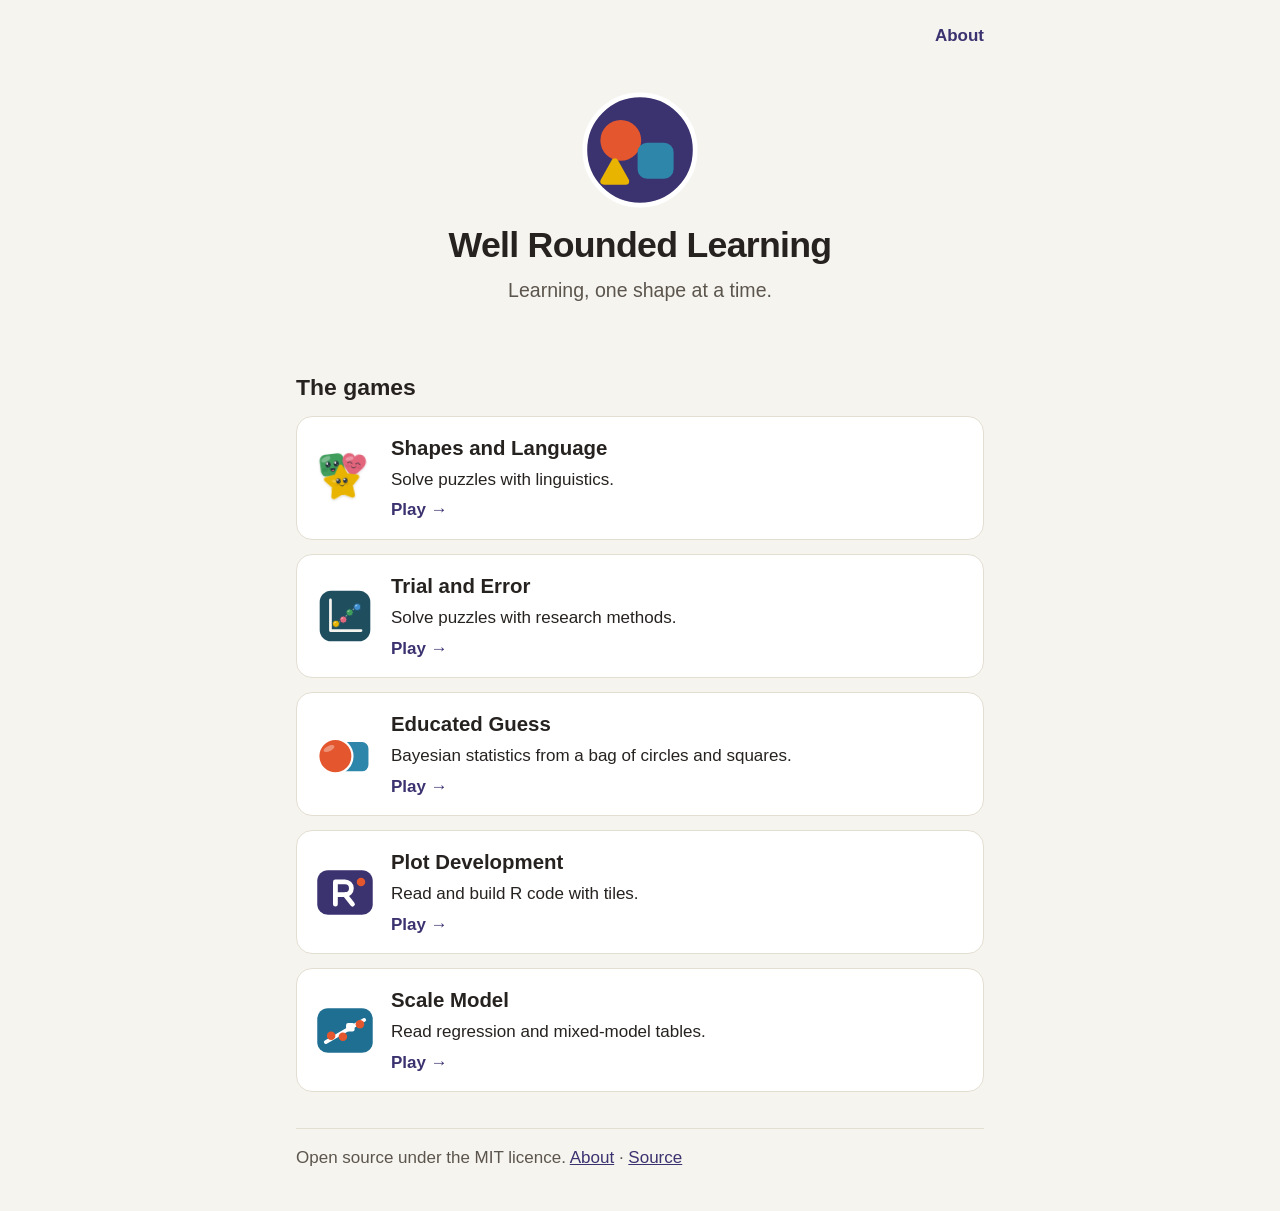
<file: index.html>
<!doctype html><html lang="en"><head><meta charset="utf-8"><meta name="viewport" content="width=device-width,initial-scale=1">
<title>Well Rounded Learning: puzzle games built from shapes</title>
<meta name="description" content="Short, visual browser games for learning statistics, R, syntax and research methods. No sign-up, works on a phone.">
<link rel="icon" href="shared/logo.svg"><link rel="stylesheet" href="shared/site.css"></head><body>
<div class="wrap">
<nav class="top home" aria-label="Main"><a href="about.html">About</a></nav>
<main>
<section class="hero">
  <img class="hero-logo" src="shared/logo.svg" alt="" width="144" height="120">
  <h1>Well Rounded Learning</h1>
  <p>Learning, one shape at a time.</p>
</section>

<h2 id="games">The games</h2>
<div class="games">
  <a class="game" href="https://jjgerard.github.io/shapes/"><img src="shared/logos/shapes-and-language.svg" alt="" width="64" height="54"><div><h3>Shapes and Language</h3><p>Solve puzzles with linguistics.</p><span class="go">Play →</span></div></a>
  <a class="game" href="https://jjgerard.github.io/trial-and-error/"><img src="shared/logos/trial-and-error.svg" alt="" width="64" height="54"><div><h3>Trial and Error</h3><p>Solve puzzles with research methods.</p><span class="go">Play →</span></div></a>
  <a class="game" href="bayes/"><img src="shared/logos/bag-of-shapes.svg" alt="" width="64" height="54"><div><h3>Educated Guess</h3><p>Bayesian statistics from a bag of circles and squares.</p><span class="go">Play →</span></div></a>
  <a class="game" href="r/"><img src="shared/logos/r-from-zero.svg" alt="" width="64" height="54"><div><h3>Plot Development</h3><p>Read and build R code with tiles.</p><span class="go">Play →</span></div></a>
  <a class="game" href="models/"><img src="shared/logos/models-and-scales.svg" alt="" width="64" height="54"><div><h3>Scale Model</h3><p>Read regression and mixed-model tables.</p><span class="go">Play →</span></div></a>
</div>

<footer>Open source under the MIT licence. <a href="about.html">About</a> · <a href="https://github.com/jjgerard/games">Source</a></footer>
</main></div></body></html>
</file>
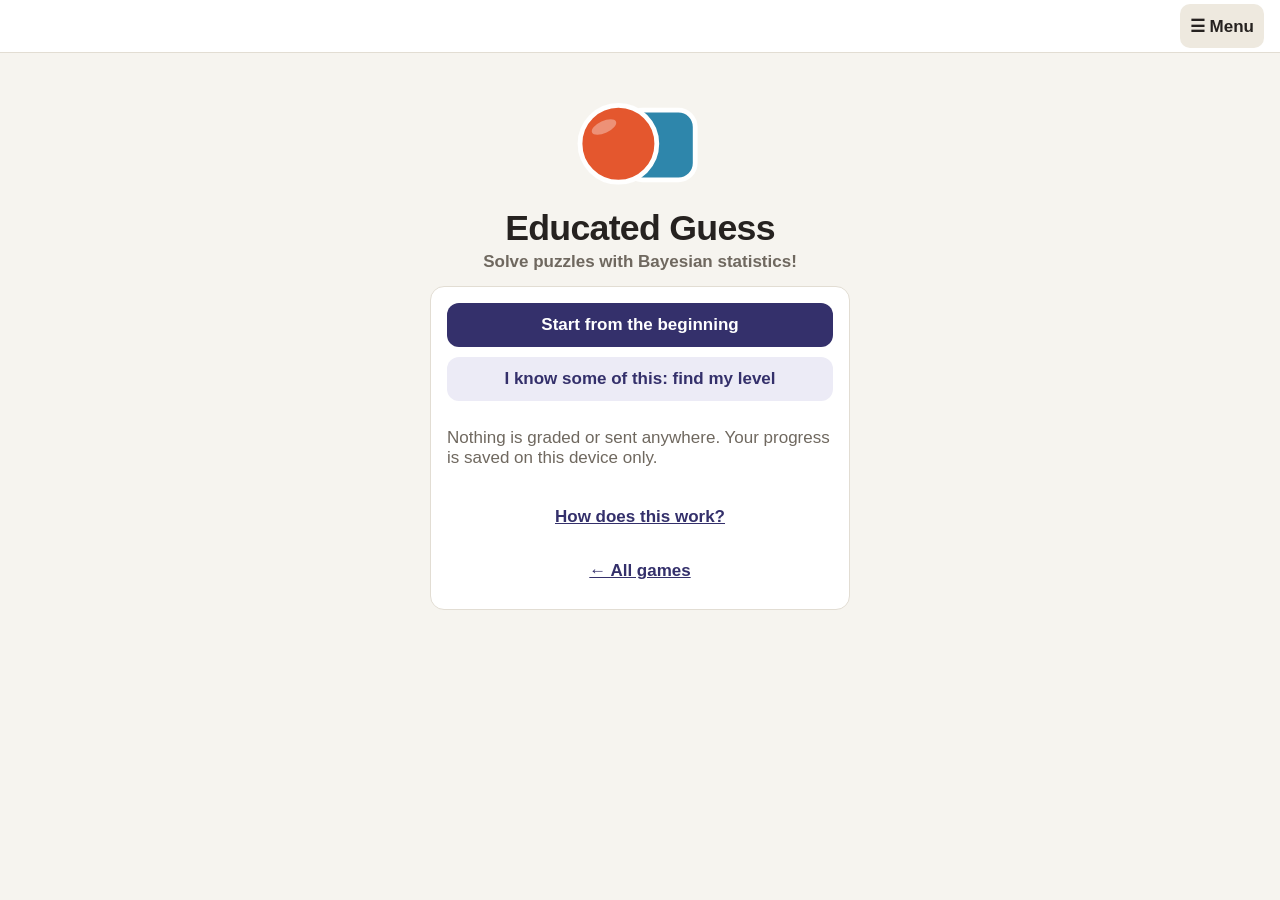
<file: bayes/index.html>
<!doctype html>
<html lang="en">
<head>
<meta charset="utf-8">
<meta name="viewport" content="width=device-width, initial-scale=1, viewport-fit=cover">
<title>Educated Guess</title>
<link rel="stylesheet" href="style.css?v=1">
<link rel="icon" href="logo.svg?v=1" type="image/svg+xml">
<meta name="theme-color" content="#34306b">
<!-- Same arrangement as Shapes and Trial and Error: enough to open from a
     home screen, deliberately NO service worker, so nobody is stuck on a
     stale copy. -->
</head>
<body>
<div id="app">
  <header id="app-header">
    <button class="brand" id="brand" aria-label="Home">
      <img src="logo.svg?v=1" alt="" class="brand-logo"><span class="brand-name">Educated Guess</span>
    </button>
    <div class="header-right">
      <span id="points" class="points-pill hidden">0 pts</span>
      <button id="btn-menu" class="btn-menu">☰ Menu</button>
    </div>
  </header>

  <main>
    <section id="screen-home" class="screen">
      <div class="hero">
        <img src="logo.svg?v=1" alt="" class="hero-logo">
        <h1 class="hero-name">Educated Guess</h1>
        <p class="hero-tag">Solve puzzles with Bayesian statistics!</p>
      </div>
      <div class="card narrow">
        <button id="btn-start" class="btn-primary btn-hero">Start from the beginning</button>
        <button id="btn-continue" class="btn-primary btn-hero hidden">Continue</button>
        <button id="btn-placement" class="btn-secondary btn-hero">I know some of this: find my level</button>
        <p class="muted small">Nothing is graded or sent anywhere. Your progress is saved on this device only.</p>
        <button class="link-btn" data-help="general">How does this work?</button>
        <a class="link-btn allgames" href="../">&larr; All games</a>
      </div>
    </section>

    <section id="screen-units" class="screen hidden">
      <a class="link-btn back-btn allgames" href="../">&larr; All games</a>
      <h1>Choose a unit</h1>
      <div class="level-grid" id="unit-grid"></div>
    </section>

    <section id="screen-unit" class="screen hidden">
      <div class="backrow"><button class="link-btn back-btn" data-back>&larr; Units</button></div>
      <h1 id="unit-heading">Unit 0</h1>
      <p class="muted" id="unit-intro"></p>
      <div class="target-grid" id="sub-grid"></div>
    </section>
  </main>
</div>

<!-- ============ ACTIVITY (every sub-level and the placement test) ============ -->
<div id="quiz-overlay" class="overlay hidden" role="dialog" aria-modal="true" aria-labelledby="quiz-title">
  <div class="editor">
    <div class="editor-header">
      <div id="quiz-title" class="editor-title sr-only">Activity</div>
      <div class="streak-bar-wrap" id="streak-wrap">
        <div class="streak-bar"><div id="streak-fill" class="streak-bar-fill"></div></div>
        <div id="streak-label" class="streak-label"></div>
      </div>
      <div class="editor-actions">
        <button id="quiz-help" class="btn-icon" title="How to play" aria-label="How to play">?</button>
        <button id="quiz-close" class="link-btn">&times; close</button>
      </div>
    </div>
    <div class="quiz-body" id="quiz-body">
      <div class="qslot">
        <div id="quiz-prompt" class="quiz-prompt" aria-live="polite"></div>
        <div id="quiz-feedback" class="quiz-feedback" role="status"></div>
      </div>
      <div id="stage" class="stage"></div>
      <button id="quiz-action" class="btn-primary quiz-action" disabled>Check</button>
    </div>
  </div>
</div>

<div id="help-overlay" class="overlay overlay-dialog hidden">
  <div class="dialog" role="dialog" aria-modal="true" aria-labelledby="help-title">
    <h2 id="help-title">How to play</h2>
    <div id="help-body" class="dialog-body"></div>
    <div class="dialog-actions"><button id="help-close" class="btn-primary">Got it</button></div>
  </div>
</div>

<div id="menu-overlay" class="overlay overlay-dialog hidden">
  <div class="dialog" role="dialog" aria-modal="true" aria-labelledby="menu-title">
    <h2 id="menu-title">Menu</h2>
    <div class="menu-actions">
      <button id="menu-sound" class="btn-secondary menu-item">🔊 Sound is on</button>
      <button id="menu-help" class="btn-secondary menu-item">? How to play</button>
      <button id="menu-about" class="btn-secondary menu-item">About this game</button>
      <button id="menu-reset" class="btn-secondary menu-item">Start over (erase progress)</button>
    </div>
    <div class="dialog-actions"><button id="menu-close" class="btn-primary">Close</button></div>
  </div>
</div>

<div id="confirm-overlay" class="overlay overlay-dialog hidden">
  <div class="dialog" role="alertdialog" aria-modal="true" aria-labelledby="confirm-title" aria-describedby="confirm-message">
    <h2 id="confirm-title">Are you sure?</h2>
    <p id="confirm-message" class="dialog-body"></p>
    <div class="dialog-actions">
      <button id="confirm-cancel" class="btn-secondary">No, go back</button>
      <button id="confirm-ok" class="btn-primary">Yes</button>
    </div>
  </div>
</div>

<script src="sound.js?v=1"></script>
<script src="streak.js?v=1"></script>
<script src="math.js?v=1"></script>
<script src="ui.js?v=1"></script>
<script src="activities.js?v=1"></script>
<script src="unit1.js?v=1"></script>
<script src="ui2.js?v=1"></script>
<script src="unit2.js?v=1"></script>
<script src="unit3.js?v=1"></script>
<script src="unit4.js?v=1"></script>
<script src="unit5.js?v=1"></script>
<script src="unit6.js?v=1"></script>
<script src="placement.js?v=1"></script>
<script src="app.js?v=1"></script>
<script>
  if ('serviceWorker' in navigator) navigator.serviceWorker.getRegistrations().then(r => r.forEach(x => x.unregister()));
  if (window.caches) caches.keys().then(k => k.forEach(x => caches.delete(x)));
</script>
</body>
</html>
</file>
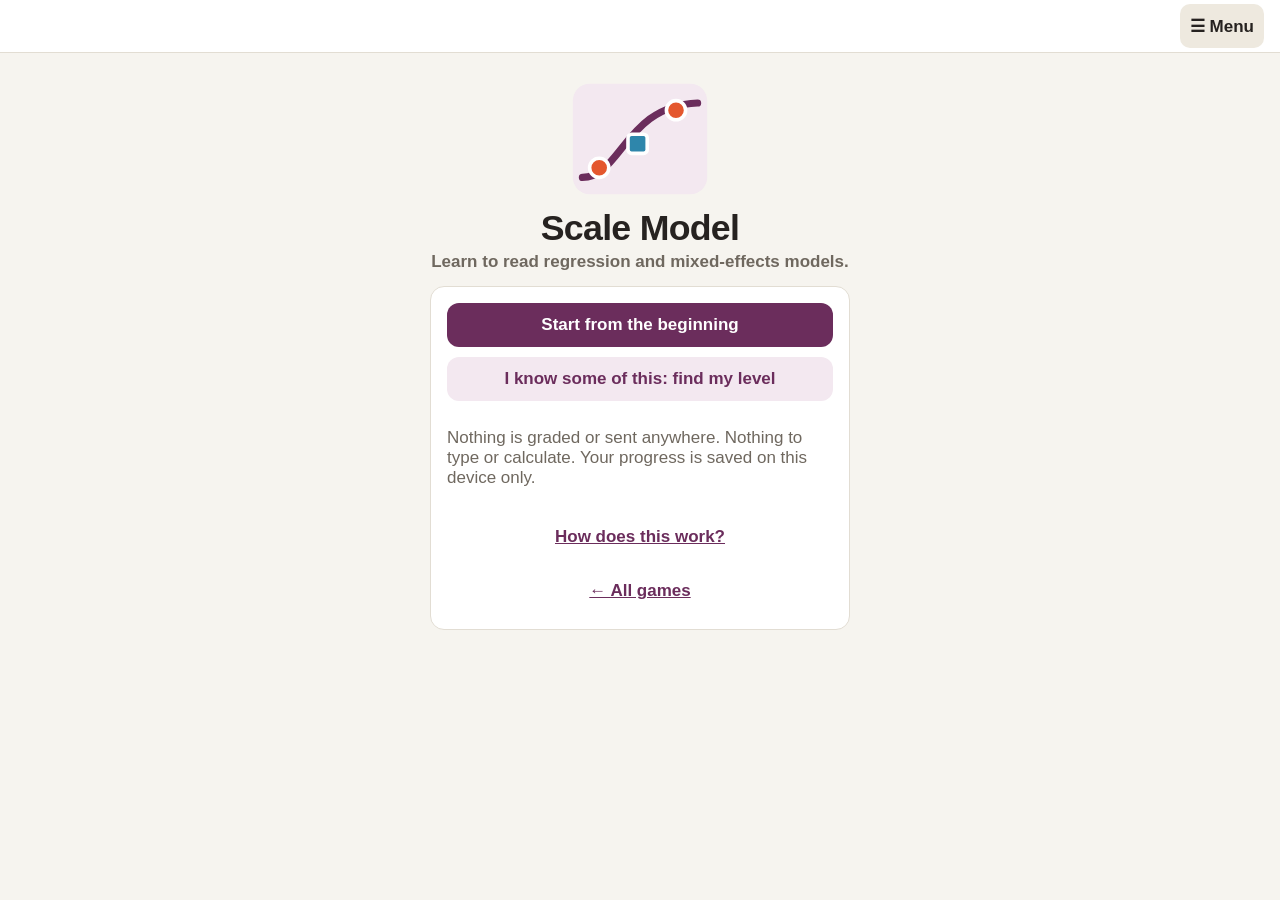
<file: models/index.html>
<!doctype html>
<html lang="en">
<head>
<meta charset="utf-8">
<meta name="viewport" content="width=device-width, initial-scale=1, viewport-fit=cover">
<title>Scale Model</title>
<link rel="stylesheet" href="style.css?v=1">
<link rel="icon" href="logo.svg?v=1" type="image/svg+xml">
<meta name="theme-color" content="#6b2d5c">
<!-- Same arrangement as Shapes and Trial and Error: enough to open from a
     home screen, deliberately NO service worker, so nobody is stuck on a
     stale copy. -->
</head>
<body>
<div id="app">
  <header id="app-header">
    <button class="brand" id="brand" aria-label="Home">
      <img src="logo.svg?v=1" alt="" class="brand-logo"><span class="brand-name">Scale Model</span>
    </button>
    <div class="header-right">
      <span id="points" class="points-pill hidden">0 pts</span>
      <button id="btn-menu" class="btn-menu">☰ Menu</button>
    </div>
  </header>

  <main>
    <section id="screen-home" class="screen">
      <div class="hero">
        <img src="logo.svg?v=1" alt="" class="hero-logo">
        <h1 class="hero-name">Scale Model</h1>
        <p class="hero-tag">Learn to read regression and mixed-effects models.</p>
      </div>
      <div class="card narrow">
        <button id="btn-start" class="btn-primary btn-hero">Start from the beginning</button>
        <button id="btn-continue" class="btn-primary btn-hero hidden">Continue</button>
        <button id="btn-placement" class="btn-secondary btn-hero">I know some of this: find my level</button>
        <p class="muted small">Nothing is graded or sent anywhere. Nothing to type or calculate. Your progress is saved on this device only.</p>
        <button class="link-btn" data-help="general">How does this work?</button>
        <a class="link-btn allgames" href="../">&larr; All games</a>
      </div>
    </section>

    <section id="screen-units" class="screen hidden">
      <a class="link-btn back-btn allgames" href="../">&larr; All games</a>
      <h1>Choose a level</h1>
      <div class="level-grid" id="unit-grid"></div>
    </section>

    <section id="screen-unit" class="screen hidden">
      <div class="backrow"><button class="link-btn back-btn" data-back>&larr; Levels</button></div>
      <h1 id="unit-heading">Level</h1>
      <p class="muted" id="unit-intro"></p>
      <div class="target-grid" id="sub-grid"></div>
    </section>
  </main>
</div>

<!-- ============ ACTIVITY (every sub-level and the placement test) ============ -->
<div id="quiz-overlay" class="overlay hidden" role="dialog" aria-modal="true" aria-labelledby="quiz-title">
  <div class="editor">
    <div class="editor-header">
      <div id="quiz-title" class="editor-title sr-only">Activity</div>
      <div class="streak-bar-wrap" id="streak-wrap">
        <div class="streak-bar"><div id="streak-fill" class="streak-bar-fill"></div></div>
        <div id="streak-label" class="streak-label"></div>
      </div>
      <div class="editor-actions">
        <button id="quiz-help" class="btn-icon" title="How to play" aria-label="How to play">?</button>
        <button id="quiz-close" class="link-btn">&times; close</button>
      </div>
    </div>
    <div class="quiz-body" id="quiz-body">
      <div class="qslot">
        <div id="quiz-prompt" class="quiz-prompt" aria-live="polite"></div>
        <div id="quiz-feedback" class="quiz-feedback" role="status"></div>
      </div>
      <div id="stage" class="stage"></div>
      <button id="quiz-action" class="btn-primary quiz-action" disabled>Check</button>
    </div>
  </div>
</div>

<div id="help-overlay" class="overlay overlay-dialog hidden">
  <div class="dialog" role="dialog" aria-modal="true" aria-labelledby="help-title">
    <h2 id="help-title">How to play</h2>
    <div id="help-body" class="dialog-body"></div>
    <div class="dialog-actions"><button id="help-close" class="btn-primary">Got it</button></div>
  </div>
</div>

<div id="menu-overlay" class="overlay overlay-dialog hidden">
  <div class="dialog" role="dialog" aria-modal="true" aria-labelledby="menu-title">
    <h2 id="menu-title">Menu</h2>
    <div class="menu-actions">
      <button id="menu-sound" class="btn-secondary menu-item">🔊 Sound is on</button>
      <button id="menu-help" class="btn-secondary menu-item">? How to play</button>
      <button id="menu-about" class="btn-secondary menu-item">About this game</button>
      <button id="menu-reset" class="btn-secondary menu-item">Start over (erase progress)</button>
    </div>
    <div class="dialog-actions"><button id="menu-close" class="btn-primary">Close</button></div>
  </div>
</div>

<div id="confirm-overlay" class="overlay overlay-dialog hidden">
  <div class="dialog" role="alertdialog" aria-modal="true" aria-labelledby="confirm-title" aria-describedby="confirm-message">
    <h2 id="confirm-title">Are you sure?</h2>
    <p id="confirm-message" class="dialog-body"></p>
    <div class="dialog-actions">
      <button id="confirm-cancel" class="btn-secondary">No, go back</button>
      <button id="confirm-ok" class="btn-primary">Yes</button>
    </div>
  </div>
</div>

<script src="sound.js?v=1"></script>
<script src="streak.js?v=1"></script>
<script src="math.js?v=1"></script>
<script src="ui.js?v=1"></script>
<script src="pools.js?v=1"></script>
<script src="part1.js?v=1"></script>
<script src="part2.js?v=1"></script>
<script src="levels.js?v=1"></script>
<script src="app.js?v=1"></script>
<script>
  if ('serviceWorker' in navigator) navigator.serviceWorker.getRegistrations().then(r => r.forEach(x => x.unregister()));
  if (window.caches) caches.keys().then(k => k.forEach(x => caches.delete(x)));
</script>
</body>
</html>
</file>
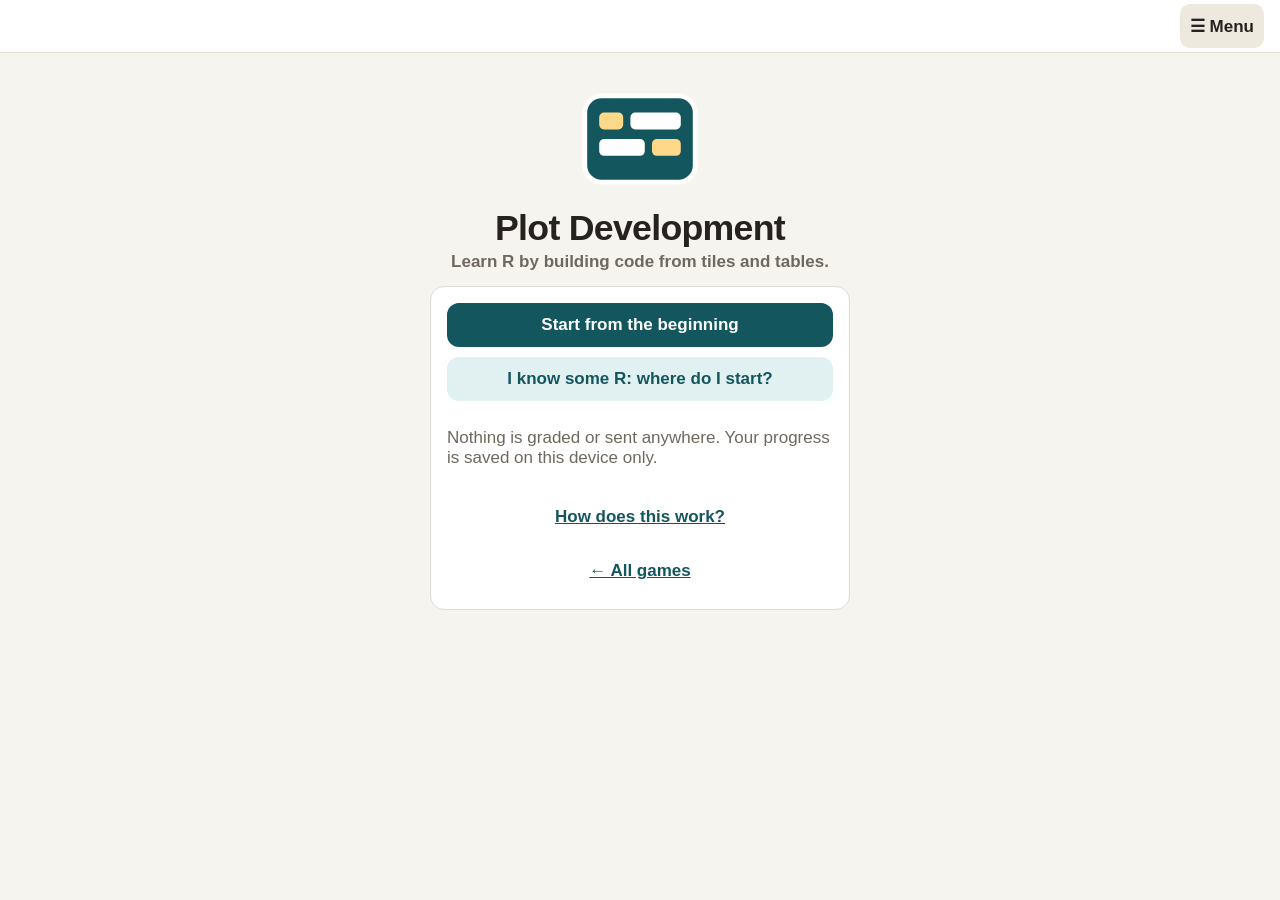
<file: r/index.html>
<!doctype html>
<html lang="en">
<head>
<meta charset="utf-8">
<meta name="viewport" content="width=device-width, initial-scale=1, viewport-fit=cover">
<title>Plot Development</title>
<link rel="stylesheet" href="style.css?v=1">
<link rel="icon" href="logo.svg?v=1" type="image/svg+xml">
<meta name="theme-color" content="#14565e">
<!-- Same arrangement as Shapes and Trial and Error: enough to open from a
     home screen, deliberately NO service worker, so nobody is stuck on a
     stale copy. -->
</head>
<body>
<div id="app">
  <header id="app-header">
    <button class="brand" id="brand" aria-label="Home">
      <img src="logo.svg?v=1" alt="" class="brand-logo"><span class="brand-name">Plot Development</span>
    </button>
    <div class="header-right">
      <span id="points" class="points-pill hidden">0 pts</span>
      <button id="btn-menu" class="btn-menu">☰ Menu</button>
    </div>
  </header>

  <main>
    <section id="screen-home" class="screen">
      <div class="hero">
        <img src="logo.svg?v=1" alt="" class="hero-logo">
        <h1 class="hero-name">Plot Development</h1>
        <p class="hero-tag">Learn R by building code from tiles and tables.</p>
      </div>
      <div class="card narrow">
        <button id="btn-start" class="btn-primary btn-hero">Start from the beginning</button>
        <button id="btn-continue" class="btn-primary btn-hero hidden">Continue</button>
        <button id="btn-placement" class="btn-secondary btn-hero">I know some R: where do I start?</button>
        <p class="muted small">Nothing is graded or sent anywhere. Your progress is saved on this device only.</p>
        <button class="link-btn" data-help="general">How does this work?</button>
        <a class="link-btn allgames" href="../">&larr; All games</a>
      </div>
    </section>

    <section id="screen-units" class="screen hidden">
      <a class="link-btn back-btn allgames" href="../">&larr; All games</a>
      <h1>Choose a unit</h1>
      <div class="level-grid" id="unit-grid"></div>
    </section>

    <section id="screen-unit" class="screen hidden">
      <div class="backrow"><button class="link-btn back-btn" data-back>&larr; Units</button></div>
      <h1 id="unit-heading">Unit 0</h1>
      <p class="muted" id="unit-intro"></p>
      <div class="target-grid" id="sub-grid"></div>
    </section>
  </main>
</div>

<!-- ============ ACTIVITY (every sub-level and the placement test) ============ -->
<div id="quiz-overlay" class="overlay hidden" role="dialog" aria-modal="true" aria-labelledby="quiz-title">
  <div class="editor">
    <div class="editor-header">
      <div id="quiz-title" class="editor-title sr-only">Activity</div>
      <div class="streak-bar-wrap" id="streak-wrap">
        <div class="streak-bar"><div id="streak-fill" class="streak-bar-fill"></div></div>
        <div id="streak-label" class="streak-label"></div>
      </div>
      <div class="editor-actions">
        <button id="quiz-help" class="btn-icon" title="How to play" aria-label="How to play">?</button>
        <button id="quiz-close" class="link-btn">&times; close</button>
      </div>
    </div>
    <div class="quiz-body" id="quiz-body">
      <div class="qslot">
        <div id="quiz-prompt" class="quiz-prompt" aria-live="polite"></div>
        <div id="quiz-feedback" class="quiz-feedback" role="status"></div>
      </div>
      <div id="stage" class="stage"></div>
      <button id="quiz-action" class="btn-primary quiz-action" disabled>Check</button>
    </div>
  </div>
</div>

<div id="help-overlay" class="overlay overlay-dialog hidden">
  <div class="dialog" role="dialog" aria-modal="true" aria-labelledby="help-title">
    <h2 id="help-title">How to play</h2>
    <div id="help-body" class="dialog-body"></div>
    <div class="dialog-actions"><button id="help-close" class="btn-primary">Got it</button></div>
  </div>
</div>

<div id="menu-overlay" class="overlay overlay-dialog hidden">
  <div class="dialog" role="dialog" aria-modal="true" aria-labelledby="menu-title">
    <h2 id="menu-title">Menu</h2>
    <div class="menu-actions">
      <button id="menu-sound" class="btn-secondary menu-item">🔊 Sound is on</button>
      <button id="menu-help" class="btn-secondary menu-item">? How to play</button>
      <button id="menu-about" class="btn-secondary menu-item">About this game</button>
      <button id="menu-reset" class="btn-secondary menu-item">Start over (erase progress)</button>
    </div>
    <div class="dialog-actions"><button id="menu-close" class="btn-primary">Close</button></div>
  </div>
</div>

<div id="confirm-overlay" class="overlay overlay-dialog hidden">
  <div class="dialog" role="alertdialog" aria-modal="true" aria-labelledby="confirm-title" aria-describedby="confirm-message">
    <h2 id="confirm-title">Are you sure?</h2>
    <p id="confirm-message" class="dialog-body"></p>
    <div class="dialog-actions">
      <button id="confirm-cancel" class="btn-secondary">No, go back</button>
      <button id="confirm-ok" class="btn-primary">Yes</button>
    </div>
  </div>
</div>

<script src="sound.js?v=1"></script>
<script src="streak.js?v=1"></script>
<script src="engine.js?v=1"></script>
<script src="part1.js?v=1"></script>
<script src="part2.js?v=1"></script>
<script src="app.js?v=1"></script>
<script>
  if ('serviceWorker' in navigator) navigator.serviceWorker.getRegistrations().then(r => r.forEach(x => x.unregister()));
  if (window.caches) caches.keys().then(k => k.forEach(x => caches.delete(x)));
</script>
</body>
</html>
</file>
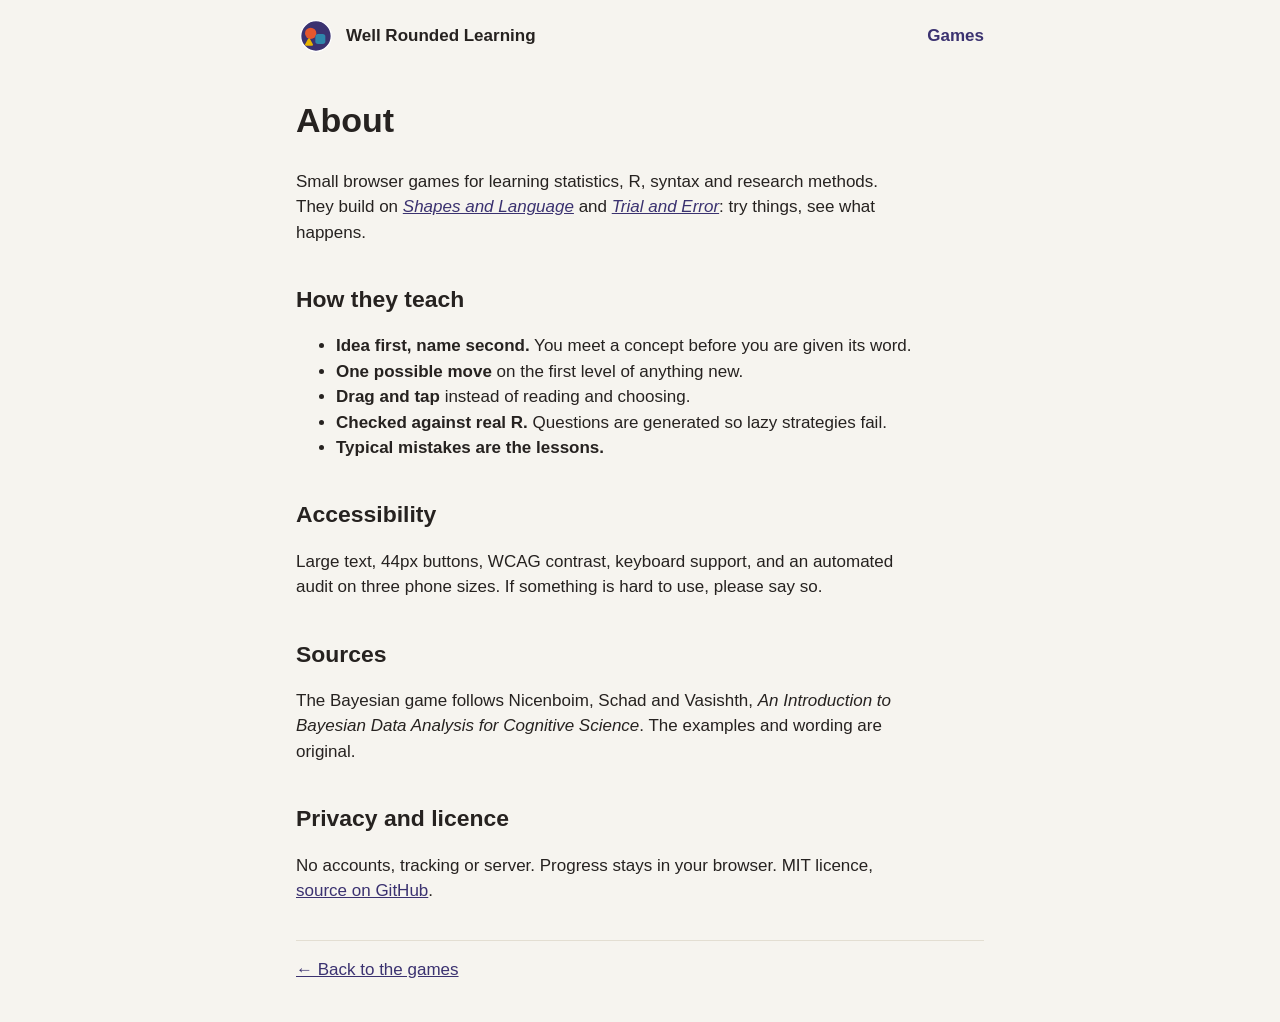
<file: about.html>
<!doctype html><html lang="en"><head><meta charset="utf-8"><meta name="viewport" content="width=device-width,initial-scale=1">
<title>About: Well Rounded Learning</title>
<meta name="description" content="Why these games exist, how they teach, what they are based on, and how to run or reuse them.">
<link rel="icon" href="shared/logo.svg"><link rel="stylesheet" href="shared/site.css"></head><body>
<div class="wrap">
<nav class="top" aria-label="Main"><a class="brand" href="./"><img src="shared/logo.svg" alt="" width="40" height="34"><span>Well Rounded Learning</span></a><a href="./">Games</a></nav>
<main class="prose">
<h1>About</h1>
<p>Small browser games for learning statistics, R, syntax and research methods. They build on <a href="https://jjgerard.github.io/shapes/"><em>Shapes and Language</em></a> and <a href="https://jjgerard.github.io/trial-and-error/"><em>Trial and Error</em></a>: try things, see what happens.</p>

<h2>How they teach</h2>
<ul>
  <li><b>Idea first, name second.</b> You meet a concept before you are given its word.</li>
  <li><b>One possible move</b> on the first level of anything new.</li>
  <li><b>Drag and tap</b> instead of reading and choosing.</li>
  <li><b>Checked against real R.</b> Questions are generated so lazy strategies fail.</li>
  <li><b>Typical mistakes are the lessons.</b></li>
</ul>

<h2>Accessibility</h2>
<p>Large text, 44px buttons, WCAG contrast, keyboard support, and an automated audit on three phone sizes. If something is hard to use, please say so.</p>

<h2>Sources</h2>
<p>The Bayesian game follows Nicenboim, Schad and Vasishth, <em>An Introduction to Bayesian Data Analysis for Cognitive Science</em>. The examples and wording are original.</p>

<h2>Privacy and licence</h2>
<p>No accounts, tracking or server. Progress stays in your browser. MIT licence, <a href="https://github.com/jjgerard/games">source on GitHub</a>.</p>
<footer><a href="./">← Back to the games</a></footer>
</main></div></body></html>
</file>
<file: shared/site.css>
:root{--bg:#f6f4ef;--ink:#262220;--muted:#5b554d;--panel:#fff;--line:#e3ded2;--circle:#e4572e;--square:#2e86ab;--accent:#3b3270;--accent-ink:#fff;--tint:#ece9f6;--circle-dark:#c4421b;--square-dark:#1f6f93}
@media(prefers-color-scheme:dark){:root{--bg:#16151a;--ink:#f0eee8;--muted:#b5afa5;--panel:#201f26;--line:#34323c;--accent:#b9aef0;--accent-ink:#1b1830;--tint:#2b2840;--circle-dark:#f08a68;--square-dark:#6dbbdc}}
*{box-sizing:border-box}
html{font-size:17px}
body{margin:0;background:var(--bg);color:var(--ink);font-family:-apple-system,"Segoe UI",Roboto,Helvetica,Arial,sans-serif;line-height:1.5}
a{color:var(--accent)}
a:focus-visible{outline:3px solid var(--accent);outline-offset:3px;border-radius:6px}
.wrap{max-width:720px;margin:0 auto;padding:0 16px 40px}
nav.top{display:flex;justify-content:space-between;align-items:center;padding:14px 0}
nav.top a{min-height:44px;display:inline-flex;align-items:center;font-weight:700;text-decoration:none}
.brand{display:flex;align-items:center;gap:10px;color:var(--ink)}
.brand img{width:40px;height:34px}
.hero{padding:18px 0 8px}
.hero h1{font-size:2.1rem;line-height:1.15;margin:.2em 0 .3em;letter-spacing:-.02em}
.hero p{font-size:1.15rem;color:var(--muted);margin:.3em 0 1em;max-width:34em}
.shapes{display:flex;gap:10px;margin:6px 0 4px}
.shapes svg{width:44px;height:44px}
.cta{display:inline-flex;align-items:center;justify-content:center;min-height:48px;padding:0 22px;border-radius:12px;background:var(--accent);color:var(--accent-ink);font-weight:700;text-decoration:none}
.cta.alt{background:var(--tint);color:var(--accent)}
h2{font-size:1.35rem;margin:1.6em 0 .5em}
.games{display:grid;gap:14px}
.game{display:block;background:var(--panel);border:1px solid var(--line);border-radius:16px;padding:16px;text-decoration:none;color:var(--ink)}
.game:hover{border-color:var(--accent)}
.game h3{margin:0 0 2px;font-size:1.2rem}
.game .tag{color:var(--muted);font-weight:600}
.game p{margin:.4em 0 .6em}
.game .go{color:var(--accent);font-weight:800}
.soon{opacity:.85;border-style:dashed}
.points{list-style:none;padding:0;margin:0;display:grid;gap:12px}
.points li{background:var(--panel);border:1px solid var(--line);border-radius:14px;padding:12px 14px}
.points b{display:block}
footer{margin-top:36px;padding-top:16px;border-top:1px solid var(--line);color:var(--muted)}
.prose p,.prose li{max-width:36em}
.game{display:flex;align-items:center;gap:14px}
.game img{flex:none;width:64px;height:54px;object-fit:contain}
.game p{margin:.2em 0 .3em}
nav.top.home{justify-content:flex-end}
.hero{text-align:center}
.hero p{margin-left:auto;margin-right:auto}
.hero-logo{height:120px;width:auto}
</file>
<file: bayes/style.css>
:root {
  --bg: #f6f4ef; --panel: #fff; --ink: #262220; --muted: #6f685f; --line: #e2ddd3;
  /* Deep indigo: dark, with white text on it, and well away from the two
     shape colours so the interface never looks like it means something. */
  --accent: #34306b; --accent-ink: #fff; --accent-tint: #ecebf6; --accent-mute: #b3b0d3;
  --circle: #e4572e; --square: #2e86ab;
  /* darker partners for anything that carries white text (4.5:1 or better) */
  --circle-dark: #c4421b; --square-dark: #1f6f93; --grey-dark: #6a645b;
  --bagA: #7a5195; --bagB: #d9a514;
  --good: #2e7d4f; --good-tint: #e6f3ea; --danger: #c1443a; --danger-tint: #fbeceb;
  --radius: 14px;
  font-family: -apple-system, "Segoe UI", Roboto, Helvetica, Arial, sans-serif;
  font-size: 17px;
}
* { box-sizing: border-box; }
body { margin: 0; background: var(--bg); color: var(--ink); }
button { font-family: inherit; cursor: pointer; }
.hidden { display: none !important; }
.muted { color: var(--muted); } .small { font-size: 1rem; }

#app-header { display: flex; justify-content: space-between; align-items: center; gap: 10px;
  padding: 10px 16px; background: var(--panel); border-bottom: 1px solid var(--line); position: sticky; top: 0; z-index: 5; }
.brand { display: flex; align-items: center; gap: 6px; background: none; border: 0; padding: 0; color: var(--ink);
  font-weight: 700; font-size: 1rem; letter-spacing: -.02em; min-width: 0; }
.brand-logo { height: 28px; width: auto; display: block; }
.brand-name { white-space: nowrap; overflow: hidden; text-overflow: ellipsis; }
.header-right { display: flex; align-items: center; gap: 8px; }
.points-pill { background: var(--accent); color: var(--accent-ink); padding: 3px 8px; border-radius: 999px; font-weight: 600; font-size: 1rem; white-space: nowrap; }
.btn-menu { background: #eee9df; color: var(--ink); border: 0; border-radius: 10px; padding: 8px 10px; font-size: 1rem; font-weight: 600; white-space: nowrap; }

main { max-width: 900px; margin: 0 auto; padding: 18px 16px 40px; }
h1 { font-size: 1.5rem; margin: .2em 0 .3em; letter-spacing: -.02em; }
.card { background: var(--panel); border: 1px solid var(--line); border-radius: var(--radius); padding: 16px; }
.card.narrow { max-width: 420px; margin: 0 auto; display: flex; flex-direction: column; gap: 10px; }

.hero { text-align: center; padding: 8px 0 14px; }
.hero-logo { height: 120px; width: auto; }
.hero-name { font-size: 2.1rem; margin: .1em 0; }
.hero-tag { margin: 0; color: var(--muted); font-weight: 600; }

.btn-primary { background: var(--accent); color: var(--accent-ink); border: 0; border-radius: 12px; padding: 12px 18px; font-size: 1rem; font-weight: 700; }
.btn-primary:disabled { background: var(--accent-mute); cursor: default; }
.btn-secondary { background: var(--accent-tint); color: var(--accent); border: 0; border-radius: 12px; padding: 12px 18px; font-size: 1rem; font-weight: 700; }
.btn-hero { width: 100%; }
.btn-icon { width: 34px; height: 34px; border-radius: 50%; border: 2px solid var(--accent); background: none; color: var(--accent); font-weight: 800; }
.link-btn { background: none; border: 0; color: var(--accent); font-size: 1rem; font-weight: 600; padding: 6px; text-decoration: underline; }
.back-btn { padding-left: 0; }

.level-grid, .target-grid { display: grid; grid-template-columns: repeat(auto-fill, minmax(150px, 1fr)); gap: 12px; margin-top: 12px; }
.tile { text-align: left; background: var(--panel); border: 1px solid var(--line); border-radius: var(--radius); padding: 12px; min-height: 92px; display: flex; flex-direction: column; gap: 4px; color: var(--ink); }
.tile .tile-num { font-size: 1rem; font-weight: 800; color: var(--accent); letter-spacing: .04em; }
.tile .tile-name { font-weight: 700; line-height: 1.2; font-size: 1rem; }
.tile .tile-blurb { font-size: 1rem; color: var(--muted); line-height: 1.25; }
.tile.done { border-color: var(--good); background: var(--good-tint); }
.tile.locked { opacity: .55; cursor: default; }
.tile.locked .tile-name, .tile.locked .tile-blurb { display: none; }
.tile.locked .tile-num { font-size: 1.6rem; }

/* ---- overlays ---- */
.overlay { position: fixed; inset: 0; background: var(--bg); z-index: 20; display: flex; flex-direction: column; }
.overlay-dialog { background: rgba(38, 34, 32, .5); align-items: center; justify-content: center; padding: 16px; }
.dialog { background: var(--panel); border-radius: 18px; padding: 18px; max-width: 440px; width: 100%; max-height: 90vh; overflow: auto; }
.dialog h2 { margin: 0 0 8px; }
.dialog-body { font-size: 1rem; line-height: 1.4; }
.dialog-actions { display: flex; gap: 10px; justify-content: flex-end; margin-top: 14px; }
.menu-actions { display: flex; flex-direction: column; gap: 8px; }
.menu-item { text-align: left; }

.editor { display: flex; flex-direction: column; height: 100%; min-height: 0; }
.editor-header { display: flex; justify-content: space-between; align-items: center; gap: 8px; padding: 8px 14px; background: var(--panel); border-bottom: 1px solid var(--line); }
.editor-title { font-weight: 700; font-size: 1rem; line-height: 1.15; min-width: 0; }
.editor-actions { display: flex; align-items: center; gap: 6px; flex-shrink: 0; }
.quiz-body { flex: 1; min-height: 0; display: flex; flex-direction: column; gap: 6px; padding: 8px 14px 10px; max-width: 560px; width: 100%; margin: 0 auto; }
.streak-bar-wrap { display: flex; align-items: center; gap: 10px; }
.streak-bar { flex: 1; height: 10px; background: #e7e2d8; border-radius: 6px; overflow: hidden; }
.streak-bar-fill { height: 100%; width: 0; background: var(--accent); transition: width .25s; }
.streak-label { font-size: 1rem; font-weight: 700; color: var(--muted); white-space: nowrap; }
.quiz-prompt { font-weight: 700; font-size: 1rem; line-height: 1.25; min-height: 2.5em; }
.stage { flex: 1; min-height: 0; display: flex; flex-direction: column; gap: 8px; align-items: stretch; }
.quiz-feedback { min-height: 0; font-size: 1rem; line-height: 1.25; font-weight: 600; padding: 5px 8px; border-radius: 10px; }
.quiz-feedback.good { background: var(--good-tint); color: #1d5a37; }
.quiz-feedback.bad { background: var(--danger-tint); color: #8e2c24; }
.quiz-action { width: 100%; padding: 12px; }

/* ---- shapes and bags ---- */
.sh-c { fill: var(--circle); } .sh-s { fill: var(--square); }
.sh { stroke: rgba(0,0,0,.18); stroke-width: 1; }
.dotmark { fill: #fff; }
.bagbody { fill: #f1e3c8; stroke: #b99b65; stroke-width: 2.5; }
.bagtie { fill: #b99b65; }
.baglabel { font-weight: 800; font-size: 25px; }
.bags-row { display: flex; justify-content: space-around; gap: 6px; }
.bagbox { flex: 1; max-width: 170px; text-align: center; }
.bagbox svg { height: auto; display: block; margin: 0 auto; }
.bag-lg { width: min(190px, 27vh); } .bag-md { width: min(120px, 17vh); } .bag-sm { width: min(70px, 10.5vh); }
.bagbox .cap { font-size: 1rem; font-weight: 700; color: var(--muted); }
.badgeA { fill: var(--bagA); } .badgeB { fill: var(--bagB); }
.tray { display: flex; flex-wrap: wrap; gap: 4px; min-height: 30px; align-items: center; justify-content: center; }
.tray svg { width: 26px; height: 26px; animation: pop .25s ease-out; }
@keyframes pop { 0% { transform: scale(.2) translateY(-30px); opacity: 0; } 70% { transform: scale(1.15); } 100% { transform: scale(1); opacity: 1; } }
.tally { display: flex; flex-direction: column; gap: 2px; align-items: center; }
.tallyrow { display: flex; gap: 2px; min-height: 20px; justify-content: center; }
.tallyrow svg { width: 18px; height: 18px; }
.bigbtn { background: var(--accent); color: #fff; border: 0; border-radius: 12px; padding: 10px 16px; font-weight: 700; font-size: 1rem; }
.bigbtn.alt { background: var(--accent-tint); color: var(--accent); }
.bigbtn:disabled { opacity: .45; }
.btnrow { display: flex; gap: 8px; justify-content: center; flex-wrap: wrap; }

/* ---- the share bar (a divider you drag) ---- */
.sharebar { position: relative; height: 46px; border-radius: 12px; overflow: hidden; touch-action: none; user-select: none; -webkit-user-select: none; cursor: ew-resize; border: 2px solid rgba(0,0,0,.15); display: flex; }
.sharebar:focus-visible { outline: 3px solid var(--accent); outline-offset: 2px; }
.sb-left, .sb-right { height: 100%; display: flex; align-items: center; padding: 0 8px; font-weight: 800; font-size: 1rem; color: #fff; white-space: nowrap; overflow: hidden; }
.sb-left { justify-content: flex-start; } .sb-right { justify-content: flex-end; flex: 1; }
.sb-handle { position: absolute; top: 0; bottom: 0; width: 6px; margin-left: -3px; background: #fff; box-shadow: 0 0 0 2px var(--ink); pointer-events: none; }
.sb-handle::after { content: "↔"; position: absolute; top: 50%; left: 50%; transform: translate(-50%, -50%); background: #fff; border: 2px solid var(--ink); border-radius: 50%; width: 28px; height: 28px; display: flex; align-items: center; justify-content: center; font-size: 1rem; font-weight: 800; }
.sharebar.pulse .sb-handle { animation: hpulse 1s ease-in-out infinite; }
@keyframes hpulse { 50% { box-shadow: 0 0 0 5px var(--accent); } }
.sharebar.locked { cursor: default; opacity: .85; }
.sb-ghost { position: absolute; top: -2px; bottom: -2px; width: 4px; margin-left: -2px; background: var(--good); z-index: 2; }
.sb-ghost::before { content: "✓"; position: absolute; top: -1px; left: 50%; transform: translateX(-50%); font-size: 1rem; color: #fff; background: var(--good); border-radius: 4px; padding: 0 3px; }
.bar-c { background: var(--circle-dark); } .bar-s { background: var(--square-dark); } .bar-A { background: var(--bagA); } .bar-B { background: var(--bagB); }
.bar-B.sb-right { color: #2b2100; } .sb-right.bar-B { color: #2b2100; }
.axis-note { display: flex; justify-content: space-between; font-size: 1rem; font-weight: 700; color: var(--muted); margin-top: 2px; }

/* ---- shelf, frequency grid ---- */
.shelf { display: flex; gap: 4px; justify-content: center; flex-wrap: wrap; }
.shelf { gap: 3px; flex-wrap: nowrap; } .shelf svg { width: 44px; height: 46px; }
.freq { display: flex; flex-direction: column; gap: 2px; align-items: center; }
.freq-row { display: flex; align-items: center; gap: 6px; }
.freq-row .rl { width: 16px; height: 16px; border-radius: 4px; font-size: 1rem; font-weight: 800; display: flex; align-items: center; justify-content: center; color: #fff; }
.freq-row .rl.A { background: var(--bagA); } .freq-row .rl.B { background: var(--bagB); color: #2b2100; }
.freq-row .dots { display: flex; gap: 3px; }
.fd { width: min(13px, 2.1vh); height: min(13px, 2.1vh); display: block; }
.fd.dim { opacity: .18; }

/* ---- focus grid (conditional) ---- */
.fgrid { display: grid; grid-template-columns: repeat(4, 1fr); gap: 8px; width: min(230px, 30vh); margin: 0 auto; }
.fgrid svg { width: 100%; height: auto; transition: opacity .2s, transform .2s; }
.fgrid svg.dim { opacity: .15; }
.lens { display: flex; gap: 6px; justify-content: center; flex-wrap: wrap; }
.lensbtn { display: flex; align-items: center; gap: 4px; padding: 6px 10px; border-radius: 10px; border: 2px solid var(--line); background: #fff; font-weight: 700; font-size: 1rem; color: var(--ink); }
.lensbtn svg { width: 20px; height: 20px; }
.lensbtn.on { border-color: var(--accent); background: var(--accent-tint); }
.lensbtn.bad { border-color: var(--danger); background: var(--danger-tint); }
.iconsentence { display: inline-flex; align-items: center; gap: 3px; vertical-align: middle; }
.iconsentence svg { width: 20px; height: 20px; vertical-align: middle; }

/* ---- chips (many bags) ---- */
.chipgrid { display: flex; gap: 6px; justify-content: space-around; align-items: flex-end; }
.chipcol { display: flex; flex-direction: column; align-items: center; gap: 3px; flex: 1; max-width: 80px; }
.stacks { display: flex; gap: 4px; align-items: flex-end; justify-content: center; }
.chipstack { display: flex; flex-direction: column-reverse; gap: 1px; min-height: 60px; justify-content: flex-start; }
.chip { width: 20px; height: 5px; border-radius: 3px; background: var(--accent); }
.chip.truth { background: var(--good); }
.chipbtns { display: flex; gap: 4px; }
.chipbtns button { width: 30px; height: 28px; border-radius: 8px; border: 2px solid var(--accent); background: #fff; color: var(--accent); font-weight: 800; }

.chipleft { text-align: center; font-weight: 800; font-size: 1rem; }

/* ---- how many draws ---- */
.nslider { width: 100%; accent-color: var(--accent); }
.dotstrip { position: relative; height: 70px; background: #fff; border: 2px solid var(--line); border-radius: 12px; overflow: hidden; }
.dotstrip .band { position: absolute; top: 0; bottom: 0; background: var(--good-tint); border-left: 2px dashed var(--good); border-right: 2px dashed var(--good); }
.dotstrip .truth { position: absolute; top: 0; bottom: 0; width: 2px; background: var(--ink); }
.dotstrip .pdot { position: absolute; width: 10px; height: 10px; border-radius: 50%; background: var(--accent); margin: -5px 0 0 -5px; }
.dotstrip .pdot.out { background: var(--danger); }
.nlabel { text-align: center; font-weight: 800; }

/* ---- belief trail ---- */
.trail { display: flex; flex-direction: column; gap: 4px; }
.trailrow { display: flex; align-items: center; gap: 6px; }
.trailrow .tl { width: 26px; height: 26px; flex-shrink: 0; }
.trailrow .mini { flex: 1; height: 16px; border-radius: 8px; overflow: hidden; display: flex; border: 1px solid rgba(0,0,0,.15); }
.trailrow .mini div { height: 100%; }
.bar-acc { background: var(--accent); } .bar-grey { background: var(--grey-dark); }
.stage-note { text-align: center; font-size: 1rem; font-weight: 700; color: var(--muted); }
.bigshape { display: flex; justify-content: center; align-items: center; gap: 8px; font-weight: 700; }
.bigshape svg { width: 44px; height: 44px; animation: pop .3s ease-out; }

/* Once an answer is checked, the picture and the explanation matter more than
   re-reading the question, and on a small phone there is room for only one. */
.quiz-body.reviewing .quiz-prompt { display: none; }
.chipcol { min-width: 0; } .chipcol .bag-sm { width: 100%; max-width: 62px; }
.chipbtns button { width: 25px; }
.chipcol .stage-note { font-size: 1rem; line-height: 1.1; }

/* The Draw button calls for the tap the way the scissors do in Shapes: full
   red for about a third of each cycle, then a clear rest, plus a little growth,
   so it reads as a flash and not a tint. */
.bigbtn.flash { animation: btnflash 1.1s ease-in-out infinite; }
@keyframes btnflash {
  0%, 10% { background: var(--accent); box-shadow: 0 0 0 0 rgba(193,68,58,0); transform: scale(1); }
  22%, 55% { background: var(--danger); box-shadow: 0 0 0 7px rgba(193,68,58,.35); transform: scale(1.1); }
  70%, 100% { background: var(--accent); box-shadow: 0 0 0 0 rgba(193,68,58,0); transform: scale(1); }
}
@media (prefers-reduced-motion: reduce) { .bigbtn.flash { animation: none; background: var(--danger); box-shadow: 0 0 0 6px rgba(193,68,58,.35); } .tray svg, .drawnbox svg, .bigshape svg { animation: none; } }

/* ---- belief between two kinds of bag: a thumb track over a proportion bar ---- */
.beliefbar { display: flex; flex-direction: column; gap: 4px; }
.bb-track { position: relative; height: 38px; border-radius: 19px; border: 2px solid rgba(0,0,0,.15); touch-action: none; cursor: ew-resize; user-select: none; -webkit-user-select: none;
  background: linear-gradient(90deg, rgba(122,81,149,.35), rgba(255,255,255,.5) 50%, rgba(217,165,20,.35)); }
.bb-track:focus-visible { outline: 3px solid var(--accent); outline-offset: 2px; }
.bb-end { position: absolute; top: 50%; transform: translateY(-50%); width: 24px; height: 24px; border-radius: 50%; font-weight: 800; font-size: 1rem; display: flex; align-items: center; justify-content: center; }
.bb-end.A { left: 5px; background: var(--bagA); color: #fff; } .bb-end.B { right: 5px; background: var(--bagB); color: #2b2100; }
.bb-thumb { position: absolute; top: 50%; width: 32px; height: 32px; margin: -16px 0 0 -16px; border-radius: 50%; background: #fff; border: 3px solid var(--ink); display: flex; align-items: center; justify-content: center; font-weight: 800; pointer-events: none; }
.bb-thumb.favA { border-color: var(--bagA); box-shadow: 0 0 0 3px rgba(122,81,149,.3); } .bb-thumb.favB { border-color: #a97e00; box-shadow: 0 0 0 3px rgba(217,165,20,.35); }
.bb-bar { position: relative; display: flex; height: 30px; border-radius: 10px; overflow: hidden; border: 2px solid rgba(0,0,0,.15); }
.bb-seg { height: 100%; display: flex; align-items: center; padding: 0 8px; font-weight: 800; font-size: 1rem; color: #fff; white-space: nowrap; overflow: hidden; }
.bb-seg.bar-B { color: #2b2100; justify-content: flex-end; flex: 1; }
.bb-ghost { position: absolute; top: -3px; bottom: -3px; width: 4px; margin-left: -2px; background: var(--good); border-radius: 2px; }
.beliefbar.locked .bb-track { cursor: default; }

.shelfrow { display: flex; align-items: center; justify-content: center; gap: 14px; }
.shelfrow .shelf.big { margin: 0; width: min(100%, 240px); }
.drawnbox { display: flex; flex-direction: column; align-items: center; gap: 2px; font-size: 1rem; font-weight: 800; color: var(--muted); }
.drawnbox svg { width: 40px; height: 40px; animation: pop .3s ease-out; }

/* "Which bag?" and "Rare bags": the two main bags and the shelf bags are 150%
   of their original size (120px / 24px wide), scaled down only when the screen
   is too short to fit them without scrolling. A bag is never wider than its own
   column (the 100% in min()), so on a narrow, tall phone it shrinks instead of
   spilling out of its column and sitting off-centre. */
.bags-row.big .bagbox { max-width: 190px; min-width: 0; }
.bags-row.big .bagbox svg { width: min(180px, 25.5vh, 100%); margin: 0 auto; }
.shelf.big { flex-wrap: wrap; width: min(100%, 240px); margin: 0 auto; gap: 4px 4px; }
.shelf.big svg { width: 44px; height: 46px; }
.shelfrow .shelf.big { margin: 0; width: min(100%, 240px); }

/* Nothing in the stage may be squashed to make room: if it doesn't fit, the
   layout must change. (Without this the share bar silently shrank to a sliver
   on short screens and the no-scroll check could not see it.) */
.stage > * { flex-shrink: 0; }

/* The smallest phones: the 150% bags give way a little rather than scroll. */
@media (max-height: 600px) {
  .bags-row.big .bagbox svg { width: min(180px, 21.5vh, 100%); }
  .shelf.big svg { width: 44px; height: 46px; }
  .shelf.big, .shelfrow .shelf.big { width: min(100%, 240px); gap: 3px 3px; }
}

/* ---- Unit 1: shelf counts, bar rows, belief curves, axis sliders ---- */
.kindhead { display: flex; flex-direction: column; align-items: center; gap: 2px; width: 100%; }
.kindhead svg.bag-sm { width: min(64px, 100%); }
.shelfstack { display: flex; flex-wrap: wrap; justify-content: center; gap: 1px; min-height: 20px; align-items: flex-start; }
.shelfstack span { display: block; line-height: 0; }
.shelfstack svg { width: 16px; height: 18px; }
.chippanel { display: flex; flex-direction: column; gap: 4px; }
.barsline { display: flex; align-items: center; gap: 6px; }
.bcap { flex: 0 0 74px; font-size: 1rem; font-weight: 800; color: var(--muted); line-height: 1.1; }
.barsrow { display: flex; gap: 6px; align-items: flex-end; flex: 1; border-bottom: 2px solid var(--line); padding: 0 4px; }
.bcol { flex: 1; height: 100%; display: flex; align-items: flex-end; }
.bfill { width: 100%; background: var(--accent); border-radius: 4px 4px 0 0; }
.barsrow.lik .bfill { background: #c27a1a; } .barsrow.post .bfill { background: var(--good); }
.curveview svg { width: 100%; height: auto; display: block; }
.cv-area { fill: rgba(52,48,107,.16); } .cv-line { fill: none; stroke: var(--accent); stroke-width: 2.5; }
.cv-ghost { fill: none; stroke: #8a847a; stroke-width: 2; stroke-dasharray: 4 3; } .cv-target { fill: none; stroke: var(--good); stroke-width: 2.5; stroke-dasharray: 6 4; }
.cv-shade { fill: rgba(46,125,79,.35); } .cv-axis { stroke: var(--ink); stroke-width: 1.5; } .cv-tick { font-size: 17px; fill: var(--muted); font-weight: 700; }
.cv-mark { stroke: var(--ink); stroke-width: 2; stroke-dasharray: 3 3; } .cv-mark.truth { stroke: var(--good); stroke-dasharray: none; stroke-width: 3; }
.axisslider { padding: 0 3.33%; touch-action: none; }
.as-track { position: relative; height: 38px; touch-action: none; cursor: ew-resize; user-select: none; -webkit-user-select: none; }
.as-track::before { content: ""; position: absolute; left: 0; right: 0; top: 50%; height: 6px; margin-top: -3px; border-radius: 3px; background: #e0dacd; }
.as-thumb { position: absolute; top: 50%; width: 30px; height: 30px; margin: -15px 0 0 -15px; border-radius: 50%; background: #fff; border: 3px solid var(--accent); }
.as-thumb:focus-visible { outline: 3px solid var(--accent); outline-offset: 2px; }
.as-mark { position: absolute; top: 4px; bottom: 4px; width: 4px; margin-left: -2px; background: var(--good); border-radius: 2px; }
.imag { opacity: .5; }
.tray.wrap { gap: 3px; } .tray.wrap svg { width: 20px; height: 20px; }
.bigbtn.flash.small { font-size: 1rem; padding: 9px 14px; }
.btnrow .bigbtn.circ { background: var(--circle-dark); } .btnrow .bigbtn.sq { background: var(--square-dark); }
.rowpick { display: block; width: 100%; background: none; border: 3px solid transparent; border-radius: 12px; padding: 3px; text-align: left; }
.rowpick.on { border-color: var(--accent); background: var(--accent-tint); } .rowpick.bad { border-color: var(--danger); } .rowpick.right { border-color: var(--good); }
.rownum { flex: 0 0 22px; width: 22px; height: 22px; border-radius: 50%; background: var(--ink); color: #fff; font-weight: 800; font-size: 1rem; display: flex; align-items: center; justify-content: center; }
.livelabel { text-align: center; font-weight: 800; font-size: 1rem; }

.kindhead.compact svg.bag-sm { width: min(46px, 100%); }
.kindhead.compact .stage-note { font-size: 1rem; }

/* "Many bags": four bags in a 2x2 grid, each with a big picture and big buttons. */
.chipgrid.grid2 { display: grid; grid-template-columns: 1fr 1fr; gap: 8px 10px; align-items: stretch; }
.chipcell { display: flex; align-items: center; gap: 6px; background: #fff; border: 1px solid var(--line); border-radius: 12px; padding: 6px; min-width: 0; }
.chipcell .kindhead { width: auto; flex: 0 0 auto; }
.chipcell .kindhead svg.bag-sm { width: min(96px, 15vh, calc(50vw - 93px)); } /* leave 56px for the chips and buttons beside it */
.chipcell .kindhead .stage-note { font-size: 1rem; line-height: 1.1; text-align: center; }
.cellctl { flex: 1; min-width: 56px; display: flex; flex-direction: column; gap: 4px; align-items: stretch; }
.chipgrid.grid2 .stacks { justify-content: center; align-items: flex-start; min-height: 26px; flex-wrap: wrap; gap: 3px; }
.chipgrid.grid2 .chipstack { flex-direction: row; flex-wrap: wrap; justify-content: center; min-height: 0; gap: 2px; max-width: 56px; }
.chipgrid.grid2 .chip { width: 9px; height: 9px; border-radius: 50%; }
.chipgrid.grid2 .chipbtns { flex-direction: column; gap: 4px; }
.chipgrid.grid2 .chipbtns button { width: 100%; height: 34px; font-size: 1.3rem; line-height: 1; }
@media (max-height: 600px) { .chipgrid.grid2 .chipbtns button { height: 30px; } .chipgrid.grid2 .stacks { min-height: 22px; } .chipcell .kindhead svg.bag-sm { width: min(96px, 14vh, calc(50vw - 93px)); } .chipgrid.grid2 { gap: 6px 8px; } .chipcell { padding: 4px 6px; } }
.chipgrid.grid2.locked .chipbtns { display: none; }

.shelfcap { font-size: 1rem; font-weight: 800; color: var(--accent); line-height: 1.1; text-align: center; }

@media (max-height: 600px) { .chipcol .kindhead svg.bag-sm { width: min(50px, 100%); } .shelfcap { font-size: 1rem; } }

/* ---- big bags with the controls on them (Many bags; Unit 1 chip questions) ---- */
.bagchips { display: grid; grid-template-columns: 1fr 1fr; gap: 6px; justify-items: center; }
.bigcell { width: 100%; display: flex; justify-content: center; }
.bagwrap { position: relative; width: min(180px, 25.5vh, 100%); }
.bagwrap svg { width: 100%; height: auto; display: block; }
.bagbtn { display: block; width: 100%; padding: 0; border: 3px solid transparent; border-radius: 24px; background: none; cursor: pointer; }
.bagbtn:active:not(:disabled) { background: var(--accent-tint); }
.bagbtn:focus-visible { outline: 3px solid var(--accent); outline-offset: 2px; }
.bagbtn:disabled { cursor: default; }
.cellminus { position: absolute; left: 0; top: 0; width: 27%; max-width: 44px; min-width: 36px; aspect-ratio: 1; border-radius: 50%; border: 3px solid var(--accent); background: #fff; color: var(--accent); font-size: 1.5rem; font-weight: 800; line-height: 1; padding: 0; }
.cellminus:disabled { opacity: .35; }
.cellbadge { position: absolute; right: 0; top: 0; width: 27%; max-width: 44px; min-width: 36px; aspect-ratio: 1; border-radius: 50%; background: var(--accent); color: #fff; font-size: 1rem; font-weight: 800; display: flex; align-items: center; justify-content: center; }
.celldots { position: absolute; left: 30%; right: 30%; top: 1%; display: flex; flex-wrap: wrap; justify-content: center; gap: 2px; }
.cdot { width: 9px; height: 9px; border-radius: 50%; background: var(--accent); }
.verdict { display: block; background: rgba(255,255,255,.92); border: 2px solid var(--accent); border-radius: 8px; padding: 1px 4px; font-size: 1rem; font-weight: 800; line-height: 1.15; color: var(--ink); text-align: center; white-space: nowrap; }
.bagchips.locked .bagbtn { opacity: 1; }
.chipstatus { text-align: center; font-weight: 800; font-size: 1rem; min-height: 1.2em; }
.shelfstrip { display: flex; align-items: center; justify-content: center; gap: 2px; flex-wrap: nowrap; }
.shelfstrip svg { width: 54px; height: 54px; }
.shelfword { font-size: 1rem; font-weight: 800; color: var(--muted); margin-right: 4px; }
.kindpct { font-weight: 800; font-size: 1rem; }
@media (max-height: 600px) { .bagwrap { width: min(180px, 21.5vh, 100%); } }

/* ---- touch targets: at least 44x44 (the header controls grow their hit area
   with a negative margin, so the headers keep their height) ---- */
.sr-only { position: absolute; width: 1px; height: 1px; padding: 0; margin: -1px; overflow: hidden; clip: rect(0 0 0 0); white-space: nowrap; border: 0; }
.bigbtn { min-height: 44px; min-width: 44px; }
.btn-icon { width: 44px; height: 44px; margin: -5px 0; }
.link-btn { min-height: 44px; display: inline-flex; align-items: center; justify-content: center; }
.editor-actions .link-btn { margin: -6px 0; }
.btn-menu { min-height: 44px; margin: -6px 0; }
.brand { min-height: 44px; margin: -8px 0; }
.lensbtn { min-height: 44px; }
.rowpick { min-height: 44px; }
.bb-track { height: 44px; }
.as-track { height: 44px; }
.as-thumb { width: 44px; height: 44px; margin: -22px 0 0 -22px; background: transparent; border: 0; border-radius: 50%; }
.as-thumb::before { content: ""; position: absolute; left: 7px; top: 7px; width: 30px; height: 30px; border-radius: 50%; background: #fff; border: 3px solid var(--accent); box-sizing: border-box; }
.as-thumb:focus-visible { outline: 3px solid var(--accent); outline-offset: 0; }
.nslider { -webkit-appearance: none; appearance: none; width: 100%; height: 44px; background: transparent; margin: 0; }
.nslider::-webkit-slider-runnable-track { height: 8px; border-radius: 4px; background: #d9d3c6; }
.nslider::-moz-range-track { height: 8px; border-radius: 4px; background: #d9d3c6; }
.nslider::-webkit-slider-thumb { -webkit-appearance: none; width: 30px; height: 30px; border-radius: 50%; background: #fff; border: 3px solid var(--accent); margin-top: -11px; }
.nslider::-moz-range-thumb { width: 24px; height: 24px; border-radius: 50%; background: #fff; border: 3px solid var(--accent); }
.nslider:focus-visible { outline: 3px solid var(--accent); outline-offset: 2px; }

@media (max-height: 600px) { .dotstrip { height: 56px; } .bb-bar { height: 26px; } .beliefbar { gap: 2px; } }

/* text drawn inside pictures must stay at least as large as the question text */
.shelf span, .shelfstrip span { flex: none; }
.shelf svg, .shelfstrip svg { max-width: none; }
.btn-icon { font-size: 1rem; }
@media (max-width: 340px) { .shelfstrip { gap: 0; } .shelfstrip svg { width: 54px; height: 54px; } }

/* the question and its feedback share one slot: after Check the feedback takes the question's place */
.qslot { display: grid; align-content: start; min-height: calc(4 * 1.25em + 10px); } /* room for four lines of question or feedback, so nothing below jumps when feedback arrives */
@media (max-width: 349px) { .qslot { min-height: calc(5 * 1.25em + 10px); } }
.qslot > * { grid-area: 1 / 1; }
.qslot:has(.quiz-feedback.good, .quiz-feedback.bad) .quiz-prompt { visibility: hidden; }
.qslot .quiz-feedback:not(.good):not(.bad) { visibility: hidden; }
.editor-header .streak-bar-wrap { flex: 1; min-width: 0; }
.editor-header .streak-bar { min-width: 40px; }
.editor-title.sr-only { position: absolute; }
.editor-actions { margin-left: auto; }
.editor-header { gap: 10px; }

/* ---- bag columns with flat chip stacks (Many bags; Unit 1 chip questions) ---- */
.shelfstrip { gap: 2px; }
.shelfstrip .sbag { flex: 0 0 auto; }
.shelfstrip svg { width: min(66px, calc((100vw - 30px) / 5 - 2px)); height: auto; }
.chiprow { display: grid; gap: 4px; align-items: start; }
.chiprow.n3 { grid-template-columns: repeat(3, 1fr); } .chiprow.n4 { grid-template-columns: repeat(4, 1fr); }
.chipcol2 { display: flex; flex-direction: column; align-items: center; gap: 4px; min-width: 0; }
.cbag { width: min(100%, 118px, 17vh); } .cbag svg { width: 100%; height: auto; display: block; }
.stackzone { display: flex; justify-content: center; align-items: flex-end; gap: 4px; height: 62px; width: 100%; }
.stack { width: 40%; max-width: 38px; display: flex; flex-direction: column-reverse; gap: 1px; }
.stack .chip { display: block; height: 5px; border-radius: 2px; background: #3b3270; }
.stack.truth .chip { background: var(--good); }
.cbtns { display: grid; grid-template-columns: repeat(auto-fit, minmax(44px, 1fr)); gap: 4px; width: 100%; justify-items: center; }
.cbtn { width: 44px; height: 44px; border-radius: 12px; border: 2px solid var(--accent); background: #fff; color: var(--accent); font-size: 1.5rem; font-weight: 800; line-height: 1; padding: 0; }
.cbtn.plus { background: var(--accent); color: #fff; }
.cbtn:disabled { opacity: .35; }
.chipnums { display: flex; justify-content: center; gap: 12px; font-weight: 800; min-height: 44px; align-items: center; }
.chipnums .nm { color: #3b3270; } .chipnums .nt { color: var(--good); }
.chipnums.hidden { display: none; }
.drawnbelow { margin: auto 0; }
@media (max-width: 340px) { .cbtn { width: 36px; height: 36px; } .cbtns { grid-template-columns: repeat(auto-fit, minmax(36px, 1fr)); } }
@media (max-height: 600px) { .cbag { width: min(100%, 118px, 15vh); } .stackzone { height: 46px; } .stack .chip { height: 3px; } }

/* ======================================================================
   Units 2-6: plots, bars on a grid, piles of samples, traces, tables
   ====================================================================== */
.plotwrap { position: relative; width: 100%; touch-action: none; user-select: none; -webkit-user-select: none; }
.plot svg { width: 100%; height: 100%; display: block; }
.pt { font-size: 19px; font-weight: 700; fill: var(--ink); }
.pt.ptitle { fill: var(--muted); }
.paxis { stroke: var(--ink); stroke-width: 1.6; }
.pgrid { stroke: var(--line); stroke-width: 1; }
.pdot { fill: var(--accent); stroke: #fff; stroke-width: 1.2; }
.pdot.hollow { fill: #fff; stroke: var(--accent); stroke-width: 3; }
.pdot.grey { fill: #8a847a; }
.pdot.ghostdot { fill: #fff; stroke: #6a645b; stroke-width: 2; }
.pdot.sim { fill: var(--circle-dark); stroke: #fff; }
.pline { stroke: var(--accent); stroke-width: 3; fill: none; stroke-linecap: round; }
.pline.good { stroke: var(--good); } .pline.fine { stroke-width: 1.4; opacity: .55; } .pline.dash { stroke-dasharray: 6 4; stroke-width: 2.2; }
.pline.grey { stroke: #8a847a; } .pline.circ { stroke: var(--circle-dark); }
.pband { fill: rgba(52,48,107,.14); } .pband.good { fill: rgba(46,125,79,.18); }
.hdl { position: absolute; width: 44px; height: 44px; margin: -22px 0 0 -22px; border-radius: 50%; cursor: grab; touch-action: none; }
.hdl::before { content: ""; position: absolute; left: 9px; top: 9px; width: 26px; height: 26px; border-radius: 50%; background: #fff; border: 3px solid var(--accent); box-sizing: border-box; box-shadow: 0 1px 4px rgba(0,0,0,.3); }
.hdl.y::after, .hdl.x::after { position: absolute; inset: 0; display: flex; align-items: center; justify-content: center; font-size: 1rem; font-weight: 800; color: var(--accent); }
.hdl.y::after { content: "\2195"; } .hdl.x::after { content: "\2194"; }
.hdl:focus-visible { outline: 3px solid var(--accent); outline-offset: 0; }
.hdl.locked { cursor: default; opacity: .8; }
.hdl.flash::before { animation: hdlflash 1.1s ease-in-out infinite; }
@keyframes hdlflash { 0%, 10% { background: #fff; box-shadow: 0 0 0 0 rgba(193,68,58,0); } 22%, 55% { background: var(--danger); box-shadow: 0 0 0 8px rgba(193,68,58,.35); } 70%, 100% { background: #fff; box-shadow: 0 0 0 0 rgba(193,68,58,0); } }
.as-thumb.flash::before { animation: hdlflash 1.1s ease-in-out infinite; }
@media (prefers-reduced-motion: reduce) { .hdl.flash::before, .as-thumb.flash::before { animation: none; background: var(--danger); } }

.barstrip svg, .pile svg, .trace svg, .shrinkstrip svg { width: 100%; height: auto; display: block; }
.bs-bar { fill: rgba(52,48,107,.55); stroke: var(--accent); stroke-width: 1; }
.barstrip.lik .bs-bar { fill: rgba(194,122,26,.6); stroke: #8f5710; }
.barstrip.post .bs-bar { fill: rgba(46,125,79,.6); stroke: #1f6a3f; }
.bs-bar.hi { fill: var(--good); stroke: #14502d; stroke-width: 2.5; }
.barstrip .bs-cap { fill: var(--ink); paint-order: stroke; stroke: rgba(246,244,239,.9); stroke-width: 5px; stroke-linejoin: round; }
.bs-curve { fill: none; stroke: var(--ink); stroke-width: 2; stroke-dasharray: 5 3; }
.bs-mark { stroke: var(--danger); stroke-width: 3; stroke-dasharray: 5 3; }
.pile-bar { fill: #8a847a; } .pile-bar.left { fill: var(--accent); } .pile-bar.right { fill: #b86b00; }
.pile-cut { stroke: var(--ink); stroke-width: 3; }
.bar-or { background: #a85f00; }
.trace-bg { fill: #fff; stroke: var(--line); stroke-width: 2; }
.trace-line { fill: none; stroke-width: 2; stroke-linejoin: round; }
.trace-line.c0 { stroke: var(--accent); } .trace-line.c1 { stroke: var(--circle-dark); } .trace-line.c2 { stroke: var(--square-dark); } .trace-line.c3 { stroke: #5b5348; }

.rowname { font-weight: 800; font-size: 1rem; line-height: 1.1; padding: 1px 4px; }
.rownum.named { width: auto; height: auto; border-radius: 6px; padding: 2px 5px; flex: 0 0 auto; font-size: .65rem; font-size: 1rem; max-width: 96px; line-height: 1.1; }
.ptable { display: grid; grid-template-columns: minmax(0, 1.35fr) repeat(var(--cols), minmax(0, 1fr)); gap: 4px; }
.pth { font-weight: 800; text-align: center; color: var(--muted); font-size: 1rem; align-self: end; min-height: 24px; white-space: nowrap; }
.ptn { font-weight: 800; display: flex; align-items: center; min-height: 44px; font-size: 1rem; }
.ptc { min-height: 52px; min-width: 44px; border: 2px solid var(--line); border-radius: 10px; background: #fff; font-size: 1rem; font-weight: 700; color: var(--ink); padding: 0 2px; }
.ptc.on { border-color: var(--accent); background: var(--accent-tint); }
.ptc.right { border-color: var(--good); background: var(--good-tint); }
.ptc.wrong { border-color: var(--danger); background: var(--danger-tint); }
.ptc:disabled { opacity: 1; color: var(--ink); }
.ptable.row .ptc { border-radius: 0; border-left: 0; border-right: 0; }
.ptable.row .ptc.on, .ptable.row .ptc.right, .ptable.row .ptc.wrong { border-left: 0; }
.ptn { cursor: default; }

.shrinkstrip .ss-band { fill: rgba(46,125,79,.16); stroke: none; }
.shrinkstrip .ss-mu { stroke: var(--ink); stroke-width: 2; stroke-dasharray: 4 3; }
.shrinkstrip .ss-obs { fill: #6a645b; }
.shrinkstrip .ss-ring { fill: #fff; stroke: var(--accent); stroke-width: 3; }
.shrinkstrip .ss-pool { fill: var(--good); stroke: #14502d; stroke-width: 1.5; }
.shrinkstrip .ss-link { stroke: var(--good); stroke-width: 3; opacity: .7; }
.shrinkstrip.sm svg { max-height: 54px; }

.pickrow { display: flex; gap: 8px; justify-content: center; flex-wrap: wrap; }
.pickbtn { min-height: 44px; min-width: 44px; padding: 8px 16px; border-radius: 12px; border: 3px solid var(--line); background: #fff; color: var(--ink); font-weight: 800; font-size: 1rem; flex: 1 1 120px; }
.pickbtn.on { border-color: var(--accent); background: var(--accent-tint); }
.pickbtn.right { border-color: var(--good); background: var(--good-tint); } .pickbtn.wrong { border-color: var(--danger); background: var(--danger-tint); }
.pickbtn:disabled { opacity: 1; color: var(--ink); }
.pickbtn:focus-visible { outline: 3px solid var(--accent); outline-offset: 2px; }
.stage .plotwrap + .pickrow, .stage .pickrow { margin-top: 2px; }

.ssgroup { flex: 1; min-width: 0; display: flex; flex-direction: column; gap: 0; }
.barsline .shrinkstrip, .barsline .barstrip { flex: 1; min-width: 0; }

.pfill { fill: var(--accent); } .pfill.good { fill: var(--good); }
.pickrow.two .pickbtn { flex: 1 1 calc(50% - 8px); }
.rowpick:disabled .rowname { color: var(--ink); }

/* Units 2-6 additions */
.cap { font-weight: 800; font-size: 1rem; line-height: 1.1; margin: 0 0 -4px 2px; }
.cap.mid { text-align: center; margin-left: 0; }
.ends { display: flex; justify-content: space-between; font-weight: 800; font-size: 1rem; line-height: 1.1; padding: 0 2px; margin-top: -6px; }
.shrinkstrip .ss-ring { fill: none; }
.legend { display: flex; justify-content: center; gap: 14px; flex-wrap: wrap; font-weight: 700; font-size: 1rem; line-height: 1.1; color: var(--ink); }
.legend i { display: inline-block; width: 28px; height: 0; border-top: 3px solid var(--accent); vertical-align: middle; margin-right: 6px; }
.legend i.dash { border-top-style: dashed; border-top-color: #5b5348; }
.pickbtn.two-line { line-height: 1.15; }
.legend2 { display: flex; justify-content: center; gap: 2px 16px; flex-wrap: wrap; font-weight: 700; font-size: 1rem; line-height: 1.2; }
.legend2 .lg { display: inline-flex; align-items: center; gap: 6px; }

a.link-btn { display: inline-flex; align-items: center; min-height: 44px; }
.backrow { display: flex; flex-wrap: wrap; gap: 4px 18px; align-items: center; }
.screen > a.allgames { display: flex; width: fit-content; }

/* Home screen: the hero already shows the name and logo */
body:has(#screen-home:not(.hidden)) #app-header .brand { visibility: hidden; }

/* Home screen: All games link sits under "How does this work?" */
#screen-home .card a.allgames { display: flex; width: fit-content; margin: 0 auto; }
</file>
<file: models/style.css>
:root {
  --bg: #f6f4ef; --panel: #fff; --ink: #262220; --muted: #6f685f; --line: #e2ddd3;
  /* Deep indigo: dark, with white text on it, and well away from the two
     shape colours so the interface never looks like it means something. */
  --accent: #6b2d5c; --accent-ink: #fff; --accent-tint: #f3e8f0; --accent-mute: #c9a9c0;
  --ga: #e4572e; --gb: #2e86ab; --circle: #e4572e; --square: #2e86ab;
  /* darker partners for anything that carries white text (4.5:1 or better) */
  --circle-dark: #c4421b; --square-dark: #1f6f93; --grey-dark: #6a645b;
  --p1: #3d7a3a; --p2: #8a5a00; --p3: #5b4fa0; --p4: #a33a6d; --grid: #cfc8ba;
  --good: #2e7d4f; --good-tint: #e6f3ea; --danger: #c1443a; --danger-tint: #fbeceb;
  --radius: 14px;
  font-family: -apple-system, "Segoe UI", Roboto, Helvetica, Arial, sans-serif;
  font-size: 17px;
}
* { box-sizing: border-box; }
body { margin: 0; background: var(--bg); color: var(--ink); }
button { font-family: inherit; cursor: pointer; }
.hidden { display: none !important; }
.muted { color: var(--muted); } .small { font-size: 1rem; }

#app-header { display: flex; justify-content: space-between; align-items: center; gap: 10px;
  padding: 10px 16px; background: var(--panel); border-bottom: 1px solid var(--line); position: sticky; top: 0; z-index: 5; }
.brand { display: flex; align-items: center; gap: 6px; background: none; border: 0; padding: 0; color: var(--ink);
  font-weight: 700; font-size: 1rem; letter-spacing: -.02em; min-width: 0; }
.brand-logo { height: 28px; width: auto; display: block; }
.brand-name { white-space: nowrap; overflow: hidden; text-overflow: ellipsis; }
.header-right { display: flex; align-items: center; gap: 8px; }
.points-pill { background: var(--accent); color: var(--accent-ink); padding: 3px 8px; border-radius: 999px; font-weight: 600; font-size: 1rem; white-space: nowrap; }
.btn-menu { background: #eee9df; color: var(--ink); border: 0; border-radius: 10px; padding: 8px 10px; font-size: 1rem; font-weight: 600; white-space: nowrap; }

main { max-width: 900px; margin: 0 auto; padding: 18px 16px 40px; }
h1 { font-size: 1.5rem; margin: .2em 0 .3em; letter-spacing: -.02em; }
.card { background: var(--panel); border: 1px solid var(--line); border-radius: var(--radius); padding: 16px; }
.card.narrow { max-width: 420px; margin: 0 auto; display: flex; flex-direction: column; gap: 10px; }

.hero { text-align: center; padding: 8px 0 14px; }
.hero-logo { height: 120px; width: auto; }
.hero-name { font-size: 2.1rem; margin: .1em 0; }
.hero-tag { margin: 0; color: var(--muted); font-weight: 600; }

.btn-primary { background: var(--accent); color: var(--accent-ink); border: 0; border-radius: 12px; padding: 12px 18px; font-size: 1rem; font-weight: 700; }
.btn-primary:disabled { background: var(--accent-mute); cursor: default; }
.btn-secondary { background: var(--accent-tint); color: var(--accent); border: 0; border-radius: 12px; padding: 12px 18px; font-size: 1rem; font-weight: 700; }
.btn-hero { width: 100%; }
.btn-icon { width: 34px; height: 34px; border-radius: 50%; border: 2px solid var(--accent); background: none; color: var(--accent); font-weight: 800; }
.link-btn { background: none; border: 0; color: var(--accent); font-size: 1rem; font-weight: 600; padding: 6px; text-decoration: underline; }
.back-btn { padding-left: 0; }

.level-grid, .target-grid { display: grid; grid-template-columns: repeat(auto-fill, minmax(150px, 1fr)); gap: 12px; margin-top: 12px; }
.tile { text-align: left; background: var(--panel); border: 1px solid var(--line); border-radius: var(--radius); padding: 12px; min-height: 92px; display: flex; flex-direction: column; gap: 4px; color: var(--ink); }
.tile .tile-num { font-size: 1rem; font-weight: 800; color: var(--accent); letter-spacing: .04em; }
.tile .tile-name { font-weight: 700; line-height: 1.2; font-size: 1rem; }
.tile .tile-blurb { font-size: 1rem; color: var(--muted); line-height: 1.25; }
.tile.done { border-color: var(--good); background: var(--good-tint); }
.tile.locked { opacity: .55; cursor: default; }
.tile.locked .tile-name, .tile.locked .tile-blurb { display: none; }
.tile.locked .tile-num { font-size: 1.6rem; }

/* ---- overlays ---- */
.overlay { position: fixed; inset: 0; background: var(--bg); z-index: 20; display: flex; flex-direction: column; }
.overlay-dialog { background: rgba(38, 34, 32, .5); align-items: center; justify-content: center; padding: 16px; }
.dialog { background: var(--panel); border-radius: 18px; padding: 18px; max-width: 440px; width: 100%; max-height: 90vh; overflow: auto; }
.dialog h2 { margin: 0 0 8px; }
.dialog-body { font-size: 1rem; line-height: 1.4; }
.dialog-actions { display: flex; gap: 10px; justify-content: flex-end; margin-top: 14px; }
.menu-actions { display: flex; flex-direction: column; gap: 8px; }
.menu-item { text-align: left; }

.editor { display: flex; flex-direction: column; height: 100%; min-height: 0; }
.editor-header { display: flex; justify-content: space-between; align-items: center; gap: 8px; padding: 8px 14px; background: var(--panel); border-bottom: 1px solid var(--line); }
.editor-title { font-weight: 700; font-size: 1rem; line-height: 1.15; min-width: 0; }
.editor-actions { display: flex; align-items: center; gap: 6px; flex-shrink: 0; }
.quiz-body { flex: 1; min-height: 0; display: flex; flex-direction: column; gap: 6px; padding: 8px 14px 10px; max-width: 560px; width: 100%; margin: 0 auto; }
.streak-bar-wrap { display: flex; align-items: center; gap: 10px; }
.streak-bar { flex: 1; height: 10px; background: #e7e2d8; border-radius: 6px; overflow: hidden; }
.streak-bar-fill { height: 100%; width: 0; background: var(--accent); transition: width .25s; }
.streak-label { font-size: 1rem; font-weight: 700; color: var(--muted); white-space: nowrap; }
.quiz-prompt { font-weight: 700; font-size: 1rem; line-height: 1.25; min-height: 2.5em; }
.stage { flex: 1; min-height: 0; display: flex; flex-direction: column; gap: 8px; align-items: stretch; }
.quiz-feedback { min-height: 0; font-size: 1rem; line-height: 1.25; font-weight: 600; padding: 5px 8px; border-radius: 10px; }
.quiz-feedback.good { background: var(--good-tint); color: #1d5a37; }
.quiz-feedback.bad { background: var(--danger-tint); color: #8e2c24; }
.quiz-action { width: 100%; padding: 12px; }


/* ===================== Models and scales ===================== */
:root { --ga-dark: #b23a14; --gb-dark: #1d6489; --ink2: #3d3733; }
.part-head { grid-column: 1 / -1; margin: 10px 0 0; font-size: 1.15rem; letter-spacing: -.01em; }
.part-head:first-child { margin-top: 0; }
.stage-note { text-align: center; font-size: 1rem; font-weight: 600; color: var(--ink2); line-height: 1.25; }
.stage-note.big { font-weight: 700; color: var(--ink); }
.holder { display: flex; flex-direction: column; }
.twopanel { display: flex; gap: 4px; justify-content: center; }

/* ---- pictures ---- */
svg.plot { display: block; margin: 0 auto; touch-action: none; user-select: none; -webkit-user-select: none; max-width: none; overflow: visible; }
.tx { font: 600 17px -apple-system, "Segoe UI", Roboto, Helvetica, Arial, sans-serif; fill: var(--ink); }
.tx.tb { font-weight: 800; } .tx.tick { fill: var(--ink2); font-weight: 600; }
.tx.ga { fill: var(--ga-dark); } .tx.gb { fill: var(--gb-dark); } .tx.goal { fill: var(--accent); text-decoration: underline; }
.tx.badtx { fill: var(--danger); }
.axis { stroke: #7d756a; stroke-width: 2; } .axis.faint { stroke: #bdb6a9; stroke-width: 1; }
.grid { stroke: #e2ddd3; stroke-width: 1; } .zero { stroke: #7d756a; stroke-width: 2; stroke-dasharray: 5 4; }
.ln { stroke: #7d756a; stroke-width: 2; }
.land { stroke: var(--accent); stroke-width: 3; opacity: .55; }
.guide { stroke: var(--accent); stroke-width: 2; stroke-dasharray: 4 4; fill: none; }
.fitln { stroke: var(--accent); stroke-width: 3.5; fill: none; stroke-linecap: round; }
.curveln { stroke: var(--gb-dark); stroke-width: 3; fill: none; stroke-dasharray: 8 5; }
.band { fill: var(--good-tint); }
.datadot { fill: #5b534a; opacity: .85; }
.pdot { fill: #fff; stroke: var(--ink); stroke-width: 3; }
.fixm { fill: var(--ink2); stroke: #fff; stroke-width: 2; }
.sqm { fill: var(--accent); stroke: #fff; stroke-width: 2; }
.ringm { fill: none; stroke: var(--accent); stroke-width: 3.5; stroke-dasharray: 5 3; }
.ringm.good { stroke: var(--good); stroke-dasharray: none; stroke-width: 4; }
.ringm.edge { stroke: var(--danger); }
.mk { stroke: #fff; stroke-width: 2; } .mk.ga { fill: var(--ga-dark); } .mk.gb { fill: var(--gb-dark); }
.mk.mkfill { fill: var(--accent); } .mk.mkhollow { fill: #fff; stroke: var(--accent); stroke-width: 3; }
.legend svg .mkfill { fill: var(--accent); } .legend svg .mkhollow { fill: #fff; stroke: var(--accent); stroke-width: 2.5; }
.bar { fill: var(--accent-mute); stroke: var(--accent); stroke-width: 2; } .bar.live { fill: #e7cde0; }
.targetln { stroke: var(--good); stroke-width: 3; stroke-dasharray: 3 3; }
.meanmk .ml, .handle .ml { stroke: var(--accent); stroke-width: 3; } .meanmk.m-prob .ml { stroke-dasharray: 5 4; stroke-width: 2.5; }
.iline { stroke-width: 4; stroke-linecap: round; } .iline.ga { stroke: var(--ga-dark); } .iline.gb { stroke: var(--gb-dark); }
.avgln { stroke: var(--ink2); stroke-width: 3; stroke-dasharray: 6 4; }
.rise line { stroke-width: 4; } .rise.ga line { stroke: var(--ga-dark); } .rise.gb line { stroke: var(--gb-dark); } .rise.avgc line { stroke: var(--ink); }
.flagpole { stroke: var(--ink2); stroke-width: 2; }

/* ---- handles ---- */
.handle { cursor: grab; outline: none; }
.handle .hit { fill: transparent; }
.handle .hbody { fill: #fff; stroke: var(--accent); stroke-width: 3.5; }
.handle .hbodyg { stroke: #fff; stroke-width: 3; }
.handle .hglyph { fill: var(--accent); }
.handle .hbodyg ~ .hglyph, .handle .mk ~ .hglyph { fill: #fff; }
.handle:focus-visible .hbody, .handle:focus-visible .mk { stroke: var(--ink); stroke-width: 5; }
.handle:focus-visible .hit { stroke: var(--accent); stroke-width: 3; }
.handle.pulse .hbody, .handle.pulse .mk { animation: hpulse 1s ease-in-out infinite; transform-box: fill-box; transform-origin: center; }
@keyframes hpulse { 50% { stroke: var(--danger); stroke-width: 7; } }
.handle.bad .hbody { stroke: var(--danger); } .handle.locked { cursor: default; opacity: .85; }
.handle .hbody.dummy { display: none; }
@media (prefers-reduced-motion: reduce) { .handle.pulse .hbody, .handle.pulse .mk { animation: none; stroke: var(--danger); stroke-width: 6; } }

/* ---- tables ---- */
.mt { border-collapse: collapse; width: 100%; table-layout: fixed; font-size: 1rem; background: #fff; border: 1px solid var(--line); border-radius: 10px; overflow: hidden; }
.mt th { font-weight: 800; text-align: right; padding: 2px 4px; font-size: 1rem; background: #f0ece3; height: 26px; }
.mt th.mtname { text-align: left; background: none; font-weight: 700; padding-left: 6px; width: 31%; }
.mt thead th:first-child { width: 31%; }
prompt code, .quiz-prompt code { font-family: ui-monospace, Menlo, Consolas, monospace; font-weight: 700; }
.mt td { padding: 0; text-align: right; height: 44px; font-variant-numeric: tabular-nums; border-top: 1px solid var(--line); }
.mt.compact td, .mt.compact th.mtname { height: 34px; } .mt.compact td { padding: 0 8px; }
.mt td:not(:has(button)) { padding: 0 4px; }
.mtcell { width: 100%; height: 44px; border: 0; background: transparent; font: inherit; font-weight: 600; color: var(--ink); text-align: right; padding: 0 4px; font-variant-numeric: tabular-nums; }
.mtcell:hover:not(:disabled) { background: var(--accent-tint); }
.mtcell.on { background: var(--accent-tint); box-shadow: inset 0 0 0 3px var(--accent); }
.mtcell.right { background: var(--good-tint); box-shadow: inset 0 0 0 3px var(--good); }
.mtcell:disabled { color: var(--ink); opacity: 1; cursor: default; }
.mtcell:focus-visible { outline: 3px solid var(--accent); outline-offset: -3px; }
.mtcell.flash { animation: cellflash 1.1s ease-in-out infinite; }
@keyframes cellflash { 20%, 55% { background: #f3c5c1; box-shadow: inset 0 0 0 3px var(--danger); } }
.mt .mono { font-family: ui-monospace, Menlo, Consolas, monospace; }

/* ---- choices, chips, tiles ---- */
.choices { display: grid; gap: 6px; }
.choice { min-height: 48px; border-radius: 12px; border: 2px solid var(--line); background: #fff; font: inherit; font-weight: 700; color: var(--ink); padding: 6px 8px; line-height: 1.15; }
.choice:hover:not(:disabled) { border-color: var(--accent); }
.choice.on { border-color: var(--accent); background: var(--accent-tint); }
.choice.right { border-color: var(--good); background: var(--good-tint); } .choice.wrongc { border-color: var(--danger); background: var(--danger-tint); }
.choice:disabled { color: var(--ink); cursor: default; }
.choice:focus-visible { outline: 3px solid var(--accent); outline-offset: 2px; }
.choice.flash, .tile2.flash, .dg-cell.flash, .chip2.flash { animation: cellflash 1.1s ease-in-out infinite; }
.choices.mono .choice { font-family: ui-monospace, Menlo, Consolas, monospace; font-size: 1rem; }
.stepper { display: flex; align-items: center; justify-content: center; gap: 14px; }
.stepbtn { width: 56px; height: 48px; border-radius: 12px; border: 2px solid var(--accent); background: #fff; color: var(--accent); font-size: 1.6rem; font-weight: 800; line-height: 1; padding: 0; }
.stepbtn:disabled { opacity: .45; } .stepbtn:focus-visible { outline: 3px solid var(--accent); outline-offset: 2px; }
.stepbtn.flash { animation: cellflash 1.1s ease-in-out infinite; }
.stepval { min-width: 56px; text-align: center; font-size: 2rem; font-weight: 800; }
.chipset { display: grid; gap: 6px; }
.chip2 { min-height: 48px; display: flex; align-items: center; gap: 8px; border-radius: 12px; border: 2px solid var(--line); background: #fff; font: inherit; font-weight: 700; color: var(--ink); padding: 4px 8px; text-align: left; line-height: 1.15; }
.chip2 .tick { flex: none; width: 24px; height: 24px; border-radius: 6px; border: 2px solid var(--muted); display: flex; align-items: center; justify-content: center; font-weight: 800; color: #fff; }
.chip2.on { border-color: var(--accent); background: var(--accent-tint); } .chip2.on .tick { background: var(--accent); border-color: var(--accent); }
.chip2.right { border-color: var(--good); } .chip2.wrongc { border-color: var(--danger); background: var(--danger-tint); }
.chip2:disabled { color: var(--ink); } .chip2:focus-visible { outline: 3px solid var(--accent); outline-offset: 2px; }
.tbuilder { display: flex; flex-direction: column; gap: 8px; }
.tline { min-height: 56px; display: flex; flex-wrap: wrap; gap: 4px 6px; align-items: center; padding: 6px 8px; border-radius: 12px; background: #fff; border: 2px dashed var(--accent-mute); font-family: ui-monospace, Menlo, Consolas, monospace; font-size: 1rem; font-weight: 600; }
.tfix { color: var(--ink2); }
.tpool { display: flex; flex-wrap: wrap; gap: 6px; }
.tile2 { min-height: 44px; border-radius: 10px; border: 2px solid var(--accent); background: var(--accent-tint); color: var(--ink); font-family: ui-monospace, Menlo, Consolas, monospace; font-size: 1rem; font-weight: 700; padding: 4px 10px; }
.tile2.inline { background: #fff; } .tile2:disabled { opacity: .4; border-color: var(--line); }
.tile2:focus-visible { outline: 3px solid var(--accent); outline-offset: 2px; }
.tile2.right { border-color: var(--good); background: var(--good-tint); opacity: 1; } .tile2.wrongc { border-color: var(--danger); background: var(--danger-tint); }
.legend { display: flex; gap: 4px 14px; flex-wrap: wrap; justify-content: center; font-size: 1rem; font-weight: 600; color: var(--ink2); line-height: 1.2; }
.legend span { display: inline-flex; align-items: center; gap: 4px; }

/* ---- design grids ---- */
.dgrid { display: grid; gap: 4px; justify-content: center; align-items: center; }
.dg-corner { min-height: 1px; } .dg-col, .dg-grp { text-align: center; font-weight: 800; font-size: 1rem; line-height: 1.1; }
.dg-grp { border-bottom: 3px solid var(--accent-mute); padding-bottom: 2px; }
.dg-row { font-weight: 800; font-size: 1rem; }
.dg-cell { height: var(--cellh, 44px); border-radius: 8px; border: 2px solid var(--line); background: #fff; padding: 0; display: flex; align-items: center; justify-content: center; flex-wrap: wrap; gap: 3px; align-content: center; color: var(--ink); font: inherit; }
.dg-cell.tap { cursor: pointer; } .dg-cell.tap:hover { border-color: var(--accent); }
.dg-cell.filled { background: var(--accent-tint); border-color: var(--accent); }
.dg-cell.right { border-color: var(--good); background: var(--good-tint); } .dg-cell.wrongc { border-color: var(--danger); background: var(--danger-tint); }
.dg-cell.empty { background: repeating-linear-gradient(45deg, #fff, #fff 5px, #eee9de 5px, #eee9de 10px); }
.dg-cell:focus-visible { outline: 3px solid var(--accent); outline-offset: 1px; }
.dgdot { width: 14px; height: 14px; border-radius: 50%; background: var(--accent); display: block; }
.dgn { font-weight: 800; font-size: 1rem; }

/* ---- shell: flashing buttons, targets, question slot (as in bayes) ---- */
.bigbtn { background: var(--accent); color: #fff; border: 0; border-radius: 12px; padding: 10px 16px; font-weight: 700; font-size: 1rem; }
.bigbtn.alt { background: var(--accent-tint); color: var(--accent); }
.bigbtn:disabled { opacity: .45; }
.btnrow { display: flex; gap: 8px; justify-content: center; flex-wrap: wrap; }
/* The Draw button calls for the tap the way the scissors do in Shapes: full
   red for about a third of each cycle, then a clear rest, plus a little growth,
   so it reads as a flash and not a tint. */
.bigbtn.flash { animation: btnflash 1.1s ease-in-out infinite; }
@keyframes btnflash {
  0%, 10% { background: var(--accent); box-shadow: 0 0 0 0 rgba(193,68,58,0); transform: scale(1); }
  22%, 55% { background: var(--danger); box-shadow: 0 0 0 7px rgba(193,68,58,.35); transform: scale(1.1); }
  70%, 100% { background: var(--accent); box-shadow: 0 0 0 0 rgba(193,68,58,0); transform: scale(1); }
}
@media (prefers-reduced-motion: reduce) { .bigbtn.flash { animation: none; background: var(--danger); box-shadow: 0 0 0 6px rgba(193,68,58,.35); } .tray svg, .drawnbox svg, .bigshape svg { animation: none; } }
.quiz-body.reviewing .quiz-prompt { visibility: hidden; }
.sr-only { position: absolute; width: 1px; height: 1px; padding: 0; margin: -1px; overflow: hidden; clip: rect(0 0 0 0); white-space: nowrap; border: 0; }
.bigbtn { min-height: 44px; min-width: 44px; }
.btn-icon { width: 34px; height: 34px; border-radius: 50%; border: 2px solid var(--accent); background: none; color: var(--accent); font-weight: 800; }
.link-btn { min-height: 44px; display: inline-flex; align-items: center; justify-content: center; }
.editor-actions .link-btn { margin: -6px 0; }
.btn-menu { min-height: 44px; margin: -6px 0; }
.brand { min-height: 44px; margin: -8px 0; }
/* the question and its feedback share one slot: after Check the feedback takes the question's place */
.qslot { display: grid; min-height: calc(5 * 1.25em + 10px); align-content: start; }
.qslot > * { grid-area: 1 / 1; }
.qslot:has(.quiz-feedback.good, .quiz-feedback.bad) .quiz-prompt { visibility: hidden; }
.qslot .quiz-feedback:not(.good):not(.bad) { visibility: hidden; }
.editor-header .streak-bar-wrap { flex: 1; min-width: 0; }
.editor-header .streak-bar { min-width: 40px; }
.editor-title.sr-only { position: absolute; }
.editor-actions { margin-left: auto; }
.editor-header { gap: 10px; }

/* ---- range slider, person rows ---- */
.rangewrap { display: flex; flex-direction: column; }
.rangelab { display: flex; justify-content: space-between; font-weight: 700; font-size: 1rem; color: var(--ink2); line-height: 1.1; }
.nslider { -webkit-appearance: none; appearance: none; width: 100%; height: 44px; background: transparent; margin: 0; accent-color: var(--accent); }
.nslider::-webkit-slider-runnable-track { height: 8px; border-radius: 4px; background: #d9d3c6; }
.nslider::-moz-range-track { height: 8px; border-radius: 4px; background: #d9d3c6; }
.nslider::-webkit-slider-thumb { -webkit-appearance: none; width: 32px; height: 32px; border-radius: 50%; background: #fff; border: 3px solid var(--accent); margin-top: -12px; }
.nslider::-moz-range-thumb { width: 26px; height: 26px; border-radius: 50%; background: #fff; border: 3px solid var(--accent); }
.nslider:focus-visible { outline: 3px solid var(--accent); outline-offset: 2px; }
.nslider.flashrange::-webkit-slider-thumb { animation: thumbflash 1s ease-in-out infinite; }
@keyframes thumbflash { 50% { border-color: var(--danger); box-shadow: 0 0 0 6px rgba(193,68,58,.35); } }
.prows { display: flex; flex-direction: column; gap: 4px; }
.prow { display: flex; align-items: center; gap: 8px; min-height: 40px; padding: 2px 8px; border-radius: 10px; border: 2px solid var(--line); background: #fff; font: inherit; color: var(--ink); text-align: left; }
button.prow { min-height: 44px; cursor: pointer; } button.prow.on { border-color: var(--accent); background: var(--accent-tint); } button.prow:focus-visible { outline: 3px solid var(--accent); outline-offset: 2px; }
.prow.flash { animation: cellflash 1.1s ease-in-out infinite; }
.plabel { font-weight: 800; min-width: 34px; }
.pdots { display: flex; flex-wrap: wrap; gap: 4px; }
.pd { width: 16px; height: 16px; border-radius: 50%; background: var(--ink2); display: block; }
.pd.pda { background: var(--ga-dark); } .pd.pdb { background: var(--gb-dark); border-radius: 3px; }
@media (max-width: 340px) { .mt td, .mtcell { height: 38px; } }

/* ---- part 2 pictures ---- */
.mk.person { stroke: #fff; stroke-width: 2; } .pc1 { fill: var(--p1); } .pc2 { fill: var(--p2); } .pc3 { fill: var(--p3); } .pc4 { fill: var(--p4); }
.ownln { stroke-width: 2.5; fill: none; stroke-linecap: round; } .ownln.thick { stroke-width: 4; }
.groupln { stroke: var(--ink2); stroke-width: 3; stroke-dasharray: 7 5; fill: none; }
.ci { stroke: var(--ink); stroke-width: 4; }
.tx.mono { font-family: ui-monospace, Menlo, Consolas, monospace; font-size: 17px; font-weight: 700; }
.formline { font-family: ui-monospace, Menlo, Consolas, monospace; font-weight: 700; font-size: 1rem; background: #fff; border: 2px solid var(--line); border-radius: 12px; padding: 8px 10px; line-height: 1.3; word-break: break-word; }
.formline u { text-decoration-thickness: 3px; text-decoration-color: var(--accent); text-underline-offset: 3px; }
.rmsg { font-family: ui-monospace, Menlo, Consolas, monospace; font-size: 1rem; font-weight: 600; background: #2c2825; color: #f1ece3; border-radius: 12px; padding: 10px; line-height: 1.3; word-break: break-word; }
.choices.mono.left .choice { text-align: left; }
.monochips .chip2 { font-family: ui-monospace, Menlo, Consolas, monospace; font-size: 1rem; }
.facrow { display: flex; align-items: center; gap: 8px; } .facname { font-weight: 800; min-width: 74px; } .facrow .choices { flex: 1; } .facrow .choice { min-height: 44px; }
.nestwrap { display: flex; flex-direction: column; gap: 6px; }
.nestbtn { display: flex; align-items: center; gap: 10px; min-height: 52px; padding: 4px 10px; border-radius: 12px; border: 2px solid var(--line); background: #fff; font: inherit; color: var(--ink); }
.nestbtn.on { border-color: var(--accent); background: var(--accent-tint); } .nestbtn.right { border-color: var(--good); background: var(--good-tint); } .nestbtn.wrongc { border-color: var(--danger); background: var(--danger-tint); }
.nestbtn:focus-visible { outline: 3px solid var(--accent); outline-offset: 2px; } .nestbtn:disabled { color: var(--ink); }
.nestlet { font-weight: 800; width: 22px; }
.nestgrid { display: grid; grid-template-columns: repeat(6, 26px); gap: 3px; }
.nc { height: 20px; border-radius: 4px; border: 2px solid var(--line); background: #fff; display: block; } .nc.on { background: var(--accent); border-color: var(--accent); }
.estchip { text-align: center; font-weight: 700; padding: 8px; border-radius: 12px; border: 2px solid var(--line); font-size: 1rem; }
.estchip code { font-family: ui-monospace, Menlo, Consolas, monospace; } .estchip.on { background: var(--good-tint); border-color: var(--good); } .estchip.off { background: var(--danger-tint); border-color: var(--danger); }
.printout { display: flex; flex-direction: column; gap: 4px; }
.ptitle { font-weight: 800; font-size: 1rem; color: var(--ink2); margin-top: 2px; }
.obsline { min-height: 44px; border-radius: 10px; border: 2px solid var(--line); background: #fff; font: inherit; font-weight: 700; color: var(--ink); text-align: left; padding: 0 10px; }
.obsline .ng { text-decoration: underline; text-decoration-style: dotted; }
.obsline.on { border-color: var(--accent); background: var(--accent-tint); } .obsline.right { border-color: var(--good); background: var(--good-tint); } .obsline:disabled { color: var(--ink); }
.obsline:focus-visible { outline: 3px solid var(--accent); outline-offset: 2px; }
.printout .mt { margin-bottom: 0; }

.choice { display: flex; align-items: center; justify-content: center; gap: 5px; white-space: normal; } .choice svg { flex: none; }

.mt.cg th.mtname, .mt.cg thead th:first-child { width: auto; }

.monochips .chip2 { min-height: 44px; }

.dg-grp.hw, .dg-col.hw { background: #dbe8f2; border-radius: 6px; } .dg-grp.hb, .dg-col.hb { background: #f6dccf; border-radius: 6px; }
.dg-grp.hw { border-bottom-color: var(--gb-dark); } .dg-grp.hb { border-bottom-color: var(--ga-dark); }

/* header "?" button: 44px target, text as large as the question text */
.btn-icon { width: 44px; height: 44px; margin: -5px 0; font-size: 1rem; }
.handle:focus-visible { outline: 3px solid var(--accent); outline-offset: 3px; }

.stage-note.fix2 { min-height: 2.5em; }
.tx.halo { paint-order: stroke; stroke: var(--bg); stroke-width: 6px; stroke-linejoin: round; }
.nw { white-space: nowrap; }
.nestgrid { grid-template-columns: repeat(6, 34px); gap: 4px; } .nc { height: 26px; }

a.link-btn { display: inline-flex; align-items: center; min-height: 44px; }
.backrow { display: flex; flex-wrap: wrap; gap: 4px 18px; align-items: center; }
.screen > a.allgames { display: flex; width: fit-content; }

/* Home screen: the hero already shows the name and logo */
body:has(#screen-home:not(.hidden)) #app-header .brand { visibility: hidden; }

/* Home screen: All games link sits under "How does this work?" */
#screen-home .card a.allgames { display: flex; width: fit-content; margin: 0 auto; }
</file>
<file: r/style.css>
:root {
  --bg: #f6f4ef; --panel: #fff; --ink: #262220; --muted: #6f685f; --line: #e2ddd3;
  /* Deep indigo: dark, with white text on it, and well away from the two
     shape colours so the interface never looks like it means something. */
  --accent: #14565e; --accent-ink: #fff; --accent-tint: #e1f0f1; --accent-mute: #9fc3c6;
  --circle: #e4572e; --square: #2e86ab;
  /* darker partners for anything that carries white text (4.5:1 or better) */
  --circle-dark: #c4421b; --square-dark: #1f6f93; --grey-dark: #6a645b;
  --bagA: #7a5195; --bagB: #d9a514;
  --good: #2e7d4f; --good-tint: #e6f3ea; --danger: #c1443a; --danger-tint: #fbeceb;
  --radius: 14px;
  font-family: -apple-system, "Segoe UI", Roboto, Helvetica, Arial, sans-serif;
  font-size: 17px;
}
* { box-sizing: border-box; }
body { margin: 0; background: var(--bg); color: var(--ink); }
button { font-family: inherit; cursor: pointer; }
.hidden { display: none !important; }
.muted { color: var(--muted); } .small { font-size: 1rem; }

#app-header { display: flex; justify-content: space-between; align-items: center; gap: 10px;
  padding: 10px 16px; background: var(--panel); border-bottom: 1px solid var(--line); position: sticky; top: 0; z-index: 5; }
.brand { display: flex; align-items: center; gap: 6px; background: none; border: 0; padding: 0; color: var(--ink);
  font-weight: 700; font-size: 1rem; letter-spacing: -.02em; min-width: 0; }
.brand-logo { height: 28px; width: auto; display: block; }
.brand-name { white-space: nowrap; overflow: hidden; text-overflow: ellipsis; }
.header-right { display: flex; align-items: center; gap: 8px; }
.points-pill { background: var(--accent); color: var(--accent-ink); padding: 3px 8px; border-radius: 999px; font-weight: 600; font-size: 1rem; white-space: nowrap; }
.btn-menu { background: #eee9df; color: var(--ink); border: 0; border-radius: 10px; padding: 8px 10px; font-size: 1rem; font-weight: 600; white-space: nowrap; }

main { max-width: 900px; margin: 0 auto; padding: 18px 16px 40px; }
h1 { font-size: 1.5rem; margin: .2em 0 .3em; letter-spacing: -.02em; }
.card { background: var(--panel); border: 1px solid var(--line); border-radius: var(--radius); padding: 16px; }
.card.narrow { max-width: 420px; margin: 0 auto; display: flex; flex-direction: column; gap: 10px; }

.hero { text-align: center; padding: 8px 0 14px; }
.hero-logo { height: 120px; width: auto; }
.hero-name { font-size: 2.1rem; margin: .1em 0; }
.hero-tag { margin: 0; color: var(--muted); font-weight: 600; }

.btn-primary { background: var(--accent); color: var(--accent-ink); border: 0; border-radius: 12px; padding: 12px 18px; font-size: 1rem; font-weight: 700; }
.btn-primary:disabled { background: var(--accent-mute); cursor: default; }
.btn-secondary { background: var(--accent-tint); color: var(--accent); border: 0; border-radius: 12px; padding: 12px 18px; font-size: 1rem; font-weight: 700; }
.btn-hero { width: 100%; }
.btn-icon { width: 34px; height: 34px; border-radius: 50%; border: 2px solid var(--accent); background: none; color: var(--accent); font-weight: 800; }
.link-btn { background: none; border: 0; color: var(--accent); font-size: 1rem; font-weight: 600; padding: 6px; text-decoration: underline; }
.back-btn { padding-left: 0; }

.level-grid, .target-grid { display: grid; grid-template-columns: repeat(auto-fill, minmax(150px, 1fr)); gap: 12px; margin-top: 12px; }
.tile { text-align: left; background: var(--panel); border: 1px solid var(--line); border-radius: var(--radius); padding: 12px; min-height: 92px; display: flex; flex-direction: column; gap: 4px; color: var(--ink); }
.tile .tile-num { font-size: 1rem; font-weight: 800; color: var(--accent); letter-spacing: .04em; }
.tile .tile-name { font-weight: 700; line-height: 1.2; font-size: 1rem; }
.tile .tile-blurb { font-size: 1rem; color: var(--muted); line-height: 1.25; }
.tile.done { border-color: var(--good); background: var(--good-tint); }
.tile.locked { opacity: .55; cursor: default; }
.tile.locked .tile-name, .tile.locked .tile-blurb { display: none; }
.tile.locked .tile-num { font-size: 1.6rem; }

/* ---- overlays ---- */
.overlay { position: fixed; inset: 0; background: var(--bg); z-index: 20; display: flex; flex-direction: column; }
.overlay-dialog { background: rgba(38, 34, 32, .5); align-items: center; justify-content: center; padding: 16px; }
.dialog { background: var(--panel); border-radius: 18px; padding: 18px; max-width: 440px; width: 100%; max-height: 90vh; overflow: auto; }
.dialog h2 { margin: 0 0 8px; }
.dialog-body { font-size: 1rem; line-height: 1.4; }
.dialog-actions { display: flex; gap: 10px; justify-content: flex-end; margin-top: 14px; }
.menu-actions { display: flex; flex-direction: column; gap: 8px; }
.menu-item { text-align: left; }

.editor { display: flex; flex-direction: column; height: 100%; min-height: 0; }
.editor-header { display: flex; justify-content: space-between; align-items: center; gap: 8px; padding: 8px 14px; background: var(--panel); border-bottom: 1px solid var(--line); }
.editor-title { font-weight: 700; font-size: 1rem; line-height: 1.15; min-width: 0; }
.editor-actions { display: flex; align-items: center; gap: 6px; flex-shrink: 0; }
.quiz-body { flex: 1; min-height: 0; display: flex; flex-direction: column; gap: 6px; padding: 8px 14px 10px; max-width: 560px; width: 100%; margin: 0 auto; }
.streak-bar-wrap { display: flex; align-items: center; gap: 10px; }
.streak-bar { flex: 1; height: 10px; background: #e7e2d8; border-radius: 6px; overflow: hidden; }
.streak-bar-fill { height: 100%; width: 0; background: var(--accent); transition: width .25s; }
.streak-label { font-size: 1rem; font-weight: 700; color: var(--muted); white-space: nowrap; }
.quiz-prompt { font-weight: 700; font-size: 1rem; line-height: 1.25; min-height: 2.5em; }
.stage { flex: 1; min-height: 0; display: flex; flex-direction: column; gap: 8px; align-items: stretch; }
.quiz-feedback { min-height: 0; font-size: 1rem; line-height: 1.25; font-weight: 600; padding: 5px 8px; border-radius: 10px; }
.quiz-feedback.good { background: var(--good-tint); color: #1d5a37; }
.quiz-feedback.bad { background: var(--danger-tint); color: #8e2c24; }
.quiz-action { width: 100%; padding: 12px; }


/* =================== R game specific =================== */
:root { --mono: ui-monospace, "SF Mono", Menlo, Consolas, "Liberation Mono", monospace;
  --g1: #b5451b; --g2: #1f6f93; --g3: #5b7a1a; --g4: #7a4fa0; --codebg: #1f2a30; --codeink: #f2f5f6; --codemute: #b9c6cb; }
.sr-only { position: absolute; width: 1px; height: 1px; padding: 0; margin: -1px; overflow: hidden; clip: rect(0 0 0 0); white-space: nowrap; border: 0; }
.editor-title.sr-only { position: absolute; }
.bigbtn { min-height: 44px; min-width: 44px; }
.btn-icon { width: 44px; height: 44px; margin: -5px 0; font-size: 1rem; }
.link-btn { min-height: 44px; display: inline-flex; align-items: center; justify-content: center; }
.editor-actions .link-btn { margin: -6px 0; }
.btn-menu { min-height: 44px; margin: -6px 0; }
.brand { min-height: 44px; margin: -8px 0; }
.editor-header .streak-bar-wrap { flex: 1; min-width: 0; }
.editor-header .streak-bar { min-width: 40px; }
.editor-actions { margin-left: auto; }
.editor-header { gap: 10px; }
.qslot { display: grid; }
.qslot > * { grid-area: 1 / 1; }
.qslot:has(.quiz-feedback.good, .quiz-feedback.bad) .quiz-prompt { visibility: hidden; }
.qslot .quiz-feedback:not(.good):not(.bad) { visibility: hidden; }
.quiz-prompt code, .quiz-feedback code, .tile-blurb code, .dialog code { font-family: var(--mono); font-size: 1rem; background: #e9eef0; border-radius: 4px; padding: 0 3px; color: #12323a; }
.quiz-feedback.good code { background: #cfe8d8; } .quiz-feedback.bad code { background: #f3d4d1; color: #5a1a14; }
.focusable:focus-visible, button:focus-visible, [tabindex="0"]:focus-visible { outline: 3px solid var(--accent); outline-offset: 2px; }
.part-head { grid-column: 1 / -1; margin: 10px 0 0; font-size: 1.1rem; font-weight: 800; color: var(--accent); }
.part-head small { display: block; font-weight: 600; color: var(--muted); font-size: 1rem; }

/* ---- code ---- */
.codebox { background: var(--codebg); color: var(--codeink); border-radius: 12px; padding: 6px 10px; font-family: var(--mono); font-size: 1rem; line-height: 1.45; overflow-wrap: anywhere; }
.codeline { display: block; min-height: 1.45em; white-space: pre-wrap; }
.codeline .cm { color: #9ec9d0; }
.codeline.out { color: #ffd98a; }
.codeline.dim { opacity: .55; }
.codeline.flagged { background: rgba(255, 217, 138, .25); border-radius: 4px; }
.codebox .ln { color: var(--codemute); margin-right: 8px; }
button.codeline { width: 100%; text-align: left; background: transparent; border: 0; color: inherit; font: inherit; padding: 2px 0; min-height: 44px; display: flex; align-items: center; }
button.codeline.on { background: rgba(255,255,255,.2); outline: 2px solid #ffd98a; outline-offset: -2px; border-radius: 6px; }
button.codeline.bad { outline: 2px solid #ff9d93; background: rgba(255,157,147,.25); } button.codeline.right { outline: 2px solid #8fe0a7; background: rgba(143,224,167,.2); }
.cmdrow { display: flex; gap: 8px; align-items: center; }
.tok { font-family: var(--mono); font-size: 1rem; }
button.tok { min-width: 40px; min-height: 44px; padding: 4px 4px; border: 2px solid transparent; border-radius: 8px; background: transparent; color: inherit; margin: 0 1px; }
button.tok.on { border-color: #ffd98a; background: rgba(255, 217, 138, .25); }
button.tok.bad { border-color: #ff9d93; } button.tok.right { border-color: #8fe0a7; }
.tokline { display: flex; flex-wrap: wrap; align-items: center; row-gap: 2px; }

/* ---- assemble: slots and tiles ---- */
.stmt { display: flex; flex-wrap: wrap; align-items: center; gap: 4px 3px; background: var(--codebg); color: var(--codeink); border-radius: 12px; padding: 8px 10px; font-family: var(--mono); font-size: 1rem; }
.stmt .fx { white-space: pre; }
.slot { min-width: 44px; height: 44px; border: 2px dashed #ffd98a; border-radius: 8px; background: rgba(255,255,255,.08); color: var(--codeink); font-family: var(--mono); font-size: 1rem; padding: 0 6px; font-weight: 700; display: inline-flex; align-items: center; justify-content: center; }
.slot.full { border-style: solid; background: #e1f0f1; color: #12323a; }
.slot.drop-hot { background: rgba(255, 217, 138, .4); }
.slot.right { border-color: #8fe0a7; border-style: solid; } .slot.bad { border-color: #ff9d93; border-style: solid; background: #fbeceb; color: #5a1a14; }
.slot.right::after { content: " ✓"; } .slot.bad::after { content: " ✗"; }
.tilebox { display: flex; flex-wrap: wrap; gap: 6px; justify-content: center; padding: 2px 0; }
.ctile { min-width: 44px; height: 44px; padding: 0 10px; border-radius: 10px; border: 2px solid var(--accent); background: #fff; color: #12323a; font-family: var(--mono); font-size: 1rem; font-weight: 700; touch-action: none; user-select: none; -webkit-user-select: none; }
.ctile.held { background: var(--accent); color: #fff; }
.ctile.used { visibility: hidden; }
.ctile.dragging { opacity: .35; }
.ctile.ghost { position: fixed; z-index: 60; pointer-events: none; opacity: .92; box-shadow: 0 4px 14px rgba(0,0,0,.35); margin: 0; }
.ctile.flash, .slot.flash, .gc.flash, .choice.flash, .stepbtn.flash, .runbtn.flash { animation: flashy 1.1s ease-in-out infinite; }
@keyframes flashy { 0%, 10% { box-shadow: 0 0 0 0 rgba(193,68,58,0); } 30%, 55% { box-shadow: 0 0 0 6px rgba(193,68,58,.55); transform: scale(1.06); } 80%, 100% { box-shadow: 0 0 0 0 rgba(193,68,58,0); } }
@media (prefers-reduced-motion: reduce) { .ctile.flash, .slot.flash, .gc.flash, .choice.flash, .stepbtn.flash, .runbtn.flash { animation: none; box-shadow: 0 0 0 5px rgba(193,68,58,.6); } }
@media (max-width: 340px) { .ctile { min-width: 36px; height: 38px; padding: 0 7px; } .slot { min-width: 36px; height: 38px; } button.tok { min-height: 38px; min-width: 34px; } }

/* ---- grid: vectors, matrices, data frames ---- */
.gridwrap { display: flex; justify-content: center; }
.grid { display: grid; gap: 3px; font-family: var(--mono); font-size: 1rem; align-items: stretch; }
.grid > * { min-width: 0; }
.gh, .gc, .gi, .gcorner { display: flex; align-items: center; justify-content: center; min-height: 44px; padding: 0 4px; border-radius: 6px; font-size: 1rem; text-align: center; overflow-wrap: anywhere; }
.grid.compact div.gh, .grid.compact div.gc, .grid.compact .gi, .grid.compact .gcorner { min-height: 30px; }
.grid.compact button.gc, .grid.compact button.gh { min-height: 44px; }
div.gc, div.gh { min-height: 38px; }
@media (max-width: 340px) { .gc, .gh, .grid.compact button.gc, .grid.compact button.gh { min-height: 38px; } div.gc, div.gh { min-height: 34px; } }
.gi { color: var(--muted); font-weight: 700; min-height: 0; }
.gh { background: #d7e3e6; font-weight: 800; color: #12323a; border: 0; }
.gh.rowh { background: #e6eded; font-weight: 700; justify-content: flex-start; }
.gc { background: #fff; border: 2px solid #cfd8da; color: var(--ink); font-weight: 700; }
div.gc { border-width: 1px; }
.gc.blank { border-style: dashed; border-color: var(--accent); background: #f3f9f9; color: var(--muted); }
.gc.fill { background: #e1f0f1; border-color: var(--accent); border-style: solid; }
.gc.new { background: #fff3cf; }
.gc.sel, .gh.sel { background: #cfe8ea; border-color: var(--accent); box-shadow: inset 0 0 0 2px var(--accent); }
.gc.sel::after, .gh.sel::after { content: "✓"; margin-left: 3px; color: var(--accent); }
.gc.want { border-color: var(--good); box-shadow: inset 0 0 0 2px var(--good); }
.gc.bad { border-color: var(--danger); background: var(--danger-tint); }
.gc.right { border-color: var(--good); background: var(--good-tint); }
.gc.gone { opacity: .35; text-decoration: line-through; }
.gc.na { color: #7b4a00; font-style: italic; }
.gc.inert { cursor: default; }
button.gc, button.gh { font-family: var(--mono); color: inherit; }
button.gc { background: #fff; } button.gc.fill { background: #e1f0f1; } button.gc.blank { background: #f3f9f9; }
.gc.g1, .gh.g1 { box-shadow: inset 6px 0 0 var(--g1); } .gc.g2 { box-shadow: inset 6px 0 0 var(--g2); } .gc.g3 { box-shadow: inset 6px 0 0 var(--g3); } .gc.g4 { box-shadow: inset 6px 0 0 var(--g4); }
.gutter { font-family: var(--mono); font-weight: 800; font-size: 1rem; color: #fff; border-radius: 6px; display: flex; align-items: center; justify-content: center; min-height: 0; }
.gutter.g1 { background: var(--g1); } .gutter.g2 { background: var(--g2); } .gutter.g3 { background: var(--g3); } .gutter.g4 { background: var(--g4); }
.gcorner { background: transparent; }

/* ---- choices ---- */
.choices { display: flex; flex-wrap: wrap; gap: 8px; justify-content: center; }
.choice { min-height: 48px; min-width: 64px; padding: 6px 12px; border-radius: 12px; border: 2px solid var(--accent); background: #fff; color: #12323a; font-weight: 800; font-size: 1rem; flex: 1 1 40%; }
.choice.code { font-family: var(--mono); }
.choice[aria-pressed="true"] { background: var(--accent); color: #fff; }
.choice.right { border-color: var(--good); background: var(--good-tint); color: #12323a; } .choice.bad { border-color: var(--danger); background: var(--danger-tint); color: #5a1a14; }
.choice.right::after { content: " ✓"; } .choice.bad::after { content: " ✗"; }
.choice:disabled { opacity: 1; }

/* ---- run button, consoles, output ---- */
.runbtn { background: var(--accent); color: #fff; border: 0; border-radius: 10px; min-height: 44px; min-width: 64px; padding: 0 14px; font-weight: 800; font-size: 1rem; }
.runbtn:disabled { opacity: .45; }
.console { background: #10181c; color: #ffd98a; border-radius: 12px; padding: 6px 10px; font-family: var(--mono); font-size: 1rem; min-height: 2.2em; white-space: pre-wrap; }
.console .lbl { color: var(--codemute); display: block; }
.note { text-align: center; font-weight: 700; color: var(--muted); font-size: 1rem; }
.stagecol { display: flex; flex-direction: column; gap: 8px; }
.pair { display: flex; gap: 8px; align-items: center; justify-content: center; flex-wrap: wrap; }
.arrow { font-weight: 800; font-size: 1.2rem; color: var(--accent); }

/* ---- stepper / result bin ---- */
.binwrap { display: flex; align-items: center; gap: 8px; justify-content: center; }
.stepbtn { width: 48px; height: 48px; border-radius: 12px; border: 2px solid var(--accent); background: #fff; color: var(--accent); font-weight: 800; font-size: 1.3rem; }
.bin { min-width: 120px; flex: 1; max-width: 220px; border: 2px dashed var(--accent); border-radius: 12px; padding: 4px; min-height: 52px; display: flex; flex-direction: column; gap: 2px; justify-content: center; background: #f3f9f9; }
.bin .rowchip { height: 12px; border-radius: 4px; background: var(--accent); opacity: .85; }
.bin .count { text-align: center; font-weight: 800; }
.bin.compactbin .rowchip { height: 8px; }

/* ---- rows to boxes ---- */
.boxes { display: flex; gap: 6px; justify-content: center; flex-wrap: wrap; }
.boxbtn { flex: 1 1 28%; min-height: 44px; border-radius: 10px; border: 2px solid var(--accent); background: #fff; font-weight: 800; font-family: var(--mono); color: #12323a; padding: 2px; }
.boxbtn.drop-hot { background: #cfe8ea; }
.rowpile { display: flex; flex-wrap: wrap; gap: 2px; justify-content: center; margin-top: 2px; }
.rowpile i { display: block; width: 14px; height: 8px; border-radius: 3px; background: var(--accent); }
.rowchip2 { min-height: 44px; border: 2px solid var(--accent); border-radius: 10px; background: #fff; font-family: var(--mono); font-size: 1rem; font-weight: 700; padding: 0 8px; touch-action: none; color: #12323a; }
.rowchip2.held { background: var(--accent); color: #fff; } .rowchip2.used { visibility: hidden; } .rowchip2.ghost { position: fixed; z-index: 60; pointer-events: none; } .rowchip2.dragging { opacity: .35; }

/* ---- matching ---- */
.matchcols { display: grid; grid-template-columns: 1fr 1fr; gap: 8px 14px; }
.mbtn { min-height: 44px; border-radius: 10px; border: 2px solid var(--accent); background: #fff; font-family: var(--mono); font-weight: 700; font-size: 1rem; color: #12323a; padding: 2px 6px; }
.mbtn.held { background: var(--accent); color: #fff; } .mbtn.linked { background: #e1f0f1; }
.mbtn .badge { display: inline-block; min-width: 1.4em; border-radius: 999px; background: var(--accent); color: #fff; margin-right: 4px; font-size: 1rem; }
.mbtn.right { border-color: var(--good); } .mbtn.bad { border-color: var(--danger); background: var(--danger-tint); }
.mbtn.held .badge { background: #fff; color: var(--accent); }

/* ---- belts (pipeline) ---- */
.belt { display: flex; flex-direction: column; gap: 2px; align-items: stretch; }
.machine { display: flex; align-items: center; gap: 6px; border-radius: 10px; background: #e9eef0; padding: 2px 8px; font-family: var(--mono); font-weight: 700; font-size: 1rem; color: #12323a; overflow-wrap: anywhere; }
.machine .thenlbl { color: var(--accent); font-weight: 800; font-family: inherit; }
.machine.on { background: #ffe9a8; outline: 2px solid #b78400; }
.tbl-mini { align-self: center; }
.foldwrap { display: flex; gap: 8px; align-items: flex-start; justify-content: center; }
.vecrow { display: flex; gap: 3px; justify-content: center; flex-wrap: nowrap; }
.drawers { display: grid; grid-template-columns: repeat(3, 1fr); gap: 6px; }
.drawer { min-height: 52px; border-radius: 8px; border: 2px solid #8a6d3b; background: #f3dfae; font-family: var(--mono); font-weight: 700; color: #3b2a07; padding: 2px; font-size: 1rem; }
.drawer.sel { background: #cfe8ea; border-color: var(--accent); color: #12323a; }
.drawer.right { border-color: var(--good); } .drawer.bad { border-color: var(--danger); }
.folder { font-family: var(--mono); font-size: 1rem; }
.hint-pop { font-weight: 700; color: #7b4a00; text-align: center; }
.chart { display: block; margin: 0 auto; max-width: 100%; height: auto; }
.chart text { font-family: var(--mono); font-size: 17px; fill: #12323a; font-weight: 700; }
.lamp { width: 52px; height: 52px; border-radius: 50%; border: 3px solid #12323a; display: flex; align-items: center; justify-content: center; font-weight: 800; font-size: 1rem; background: #fff; font-family: var(--mono); }
.lamp.on { background: #ffe9a8; } .lamp.pick { cursor: pointer; }
.gate { font-family: var(--mono); font-weight: 800; font-size: 1.3rem; }
button.lamp { color: #12323a; } button.lamp[aria-pressed="true"] { background: var(--accent); color: #fff; }
.lampcap { text-align: center; font-size: 1rem; font-weight: 700; color: var(--muted); }
.shelf2 { display: flex; gap: 10px; justify-content: center; }
.bookbtn { min-height: 44px; }

.gc.dimmed { background: #eef2f2; border-color: #dfe6e7; color: var(--ink); }
.gc.logi { background: #fff7dc; border-style: dashed; }
.gh.rowh { white-space: nowrap; overflow-wrap: normal; }
.quiz-body.reviewing .tilebox { display: none; }
.quiz-body.reviewing .quiz-prompt { display: none; }

.binwrap { gap: 6px; }
.binwrap .bin { max-width: 90px; min-width: 60px; flex: 0 1 90px; }
.binwrap .count { min-width: 70px; text-align: left; }
.picbox { display: flex; flex-direction: column; gap: 2px; }
.gc.new { background: #fff3cf; border-color: #b78400; }
.gc.gone { opacity: .3; text-decoration: line-through; }
.gc { transition: opacity .3s; }
.bin.ok { border-color: var(--good); }
.gutter { padding: 0 5px; min-width: 22px; }
.stmt .fx { white-space: pre-wrap; overflow-wrap: anywhere; }
.stmtbox { background: var(--codebg); border-radius: 12px; padding: 6px 10px; display: flex; flex-direction: column; gap: 2px; }
.stmtbox .stmt { background: none; padding: 0; border-radius: 0; }
.quiz-body.reviewing .hideonreview { display: none; }
.afterbox { border-left: 6px solid var(--good); padding-left: 6px; }
.matchcols { grid-template-columns: minmax(0, 1fr) minmax(0, 1fr); }
.mbtn { overflow-wrap: anywhere; }
.stagecol { gap: 6px; }
.grid { gap: 2px; }

a.link-btn { display: inline-flex; align-items: center; min-height: 44px; }
.backrow { display: flex; flex-wrap: wrap; gap: 4px 18px; align-items: center; }
.screen > a.allgames { display: flex; width: fit-content; }

button.gh.rowh, button.gc, button.gh { min-width: 44px; }
button.tok { min-width: 44px; }
@media (max-width: 340px) { button.gh.rowh, button.gc, button.gh, button.tok { min-width: 36px; } }
button { font-size: 1rem; }

/* Home screen: the hero already shows the name and logo */
body:has(#screen-home:not(.hidden)) #app-header .brand { visibility: hidden; }

/* Home screen: All games link sits under "How does this work?" */
#screen-home .card a.allgames { display: flex; width: fit-content; margin: 0 auto; }
</file>
